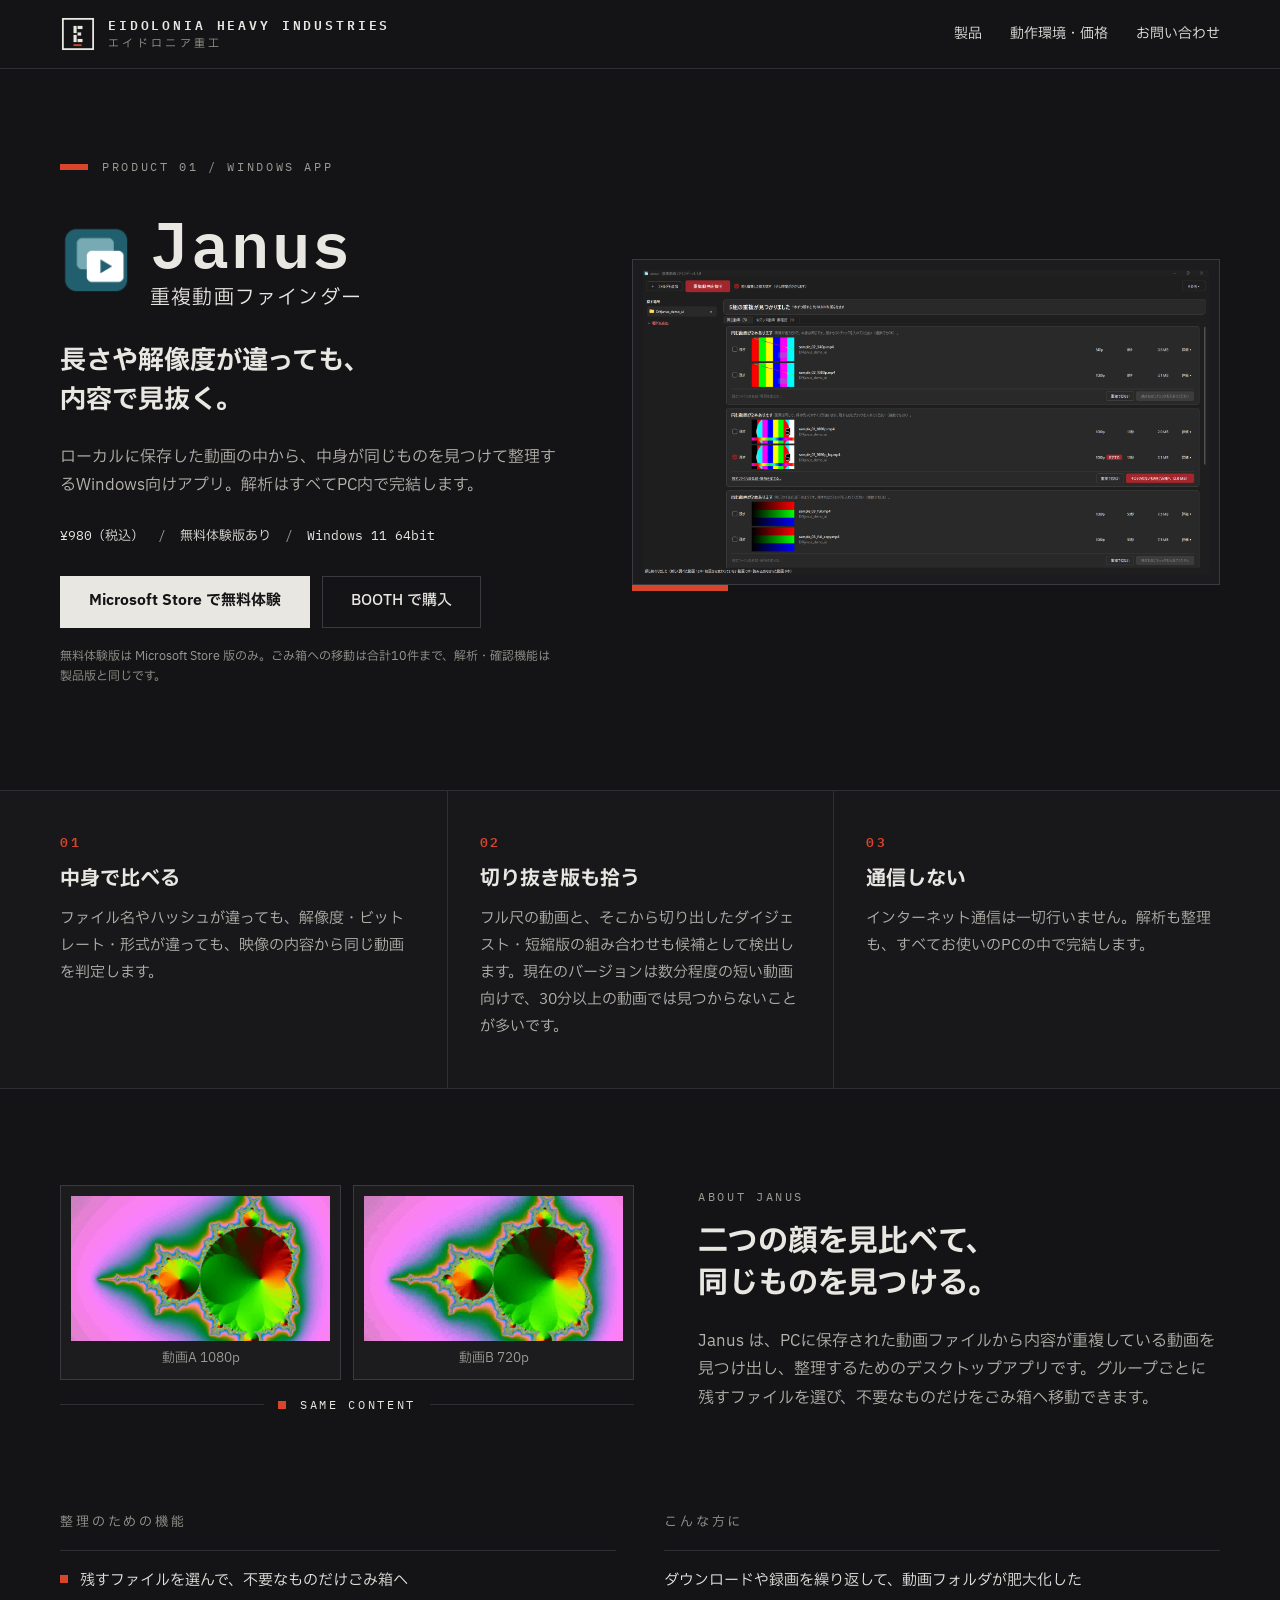
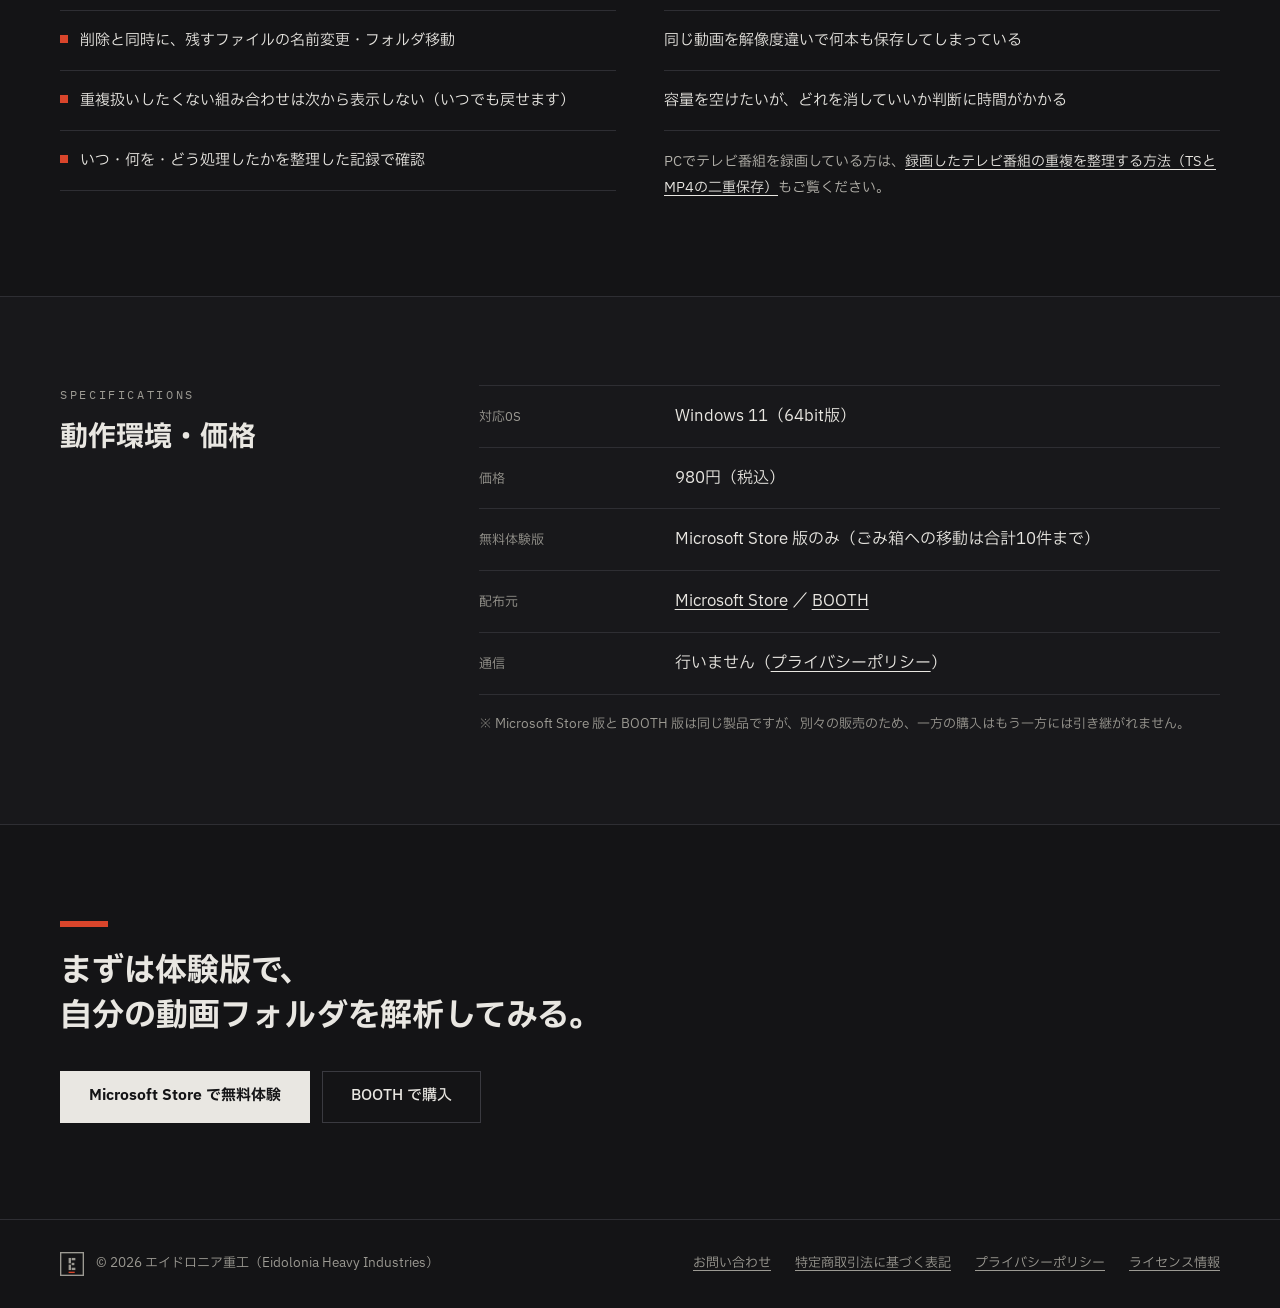
<file: index.html>
<!DOCTYPE html>
<html lang="ja">
<head>
<meta charset="UTF-8">
<meta name="viewport" content="width=device-width, initial-scale=1.0">
<title>Janus - 重複動画ファインダー | エイドロニア重工</title>
<meta name="description" content="長さや解像度が違っても内容ベースで重複動画を見つけ出し、整理するWindows向けデスクトップアプリ「Janus - 重複動画ファインダー」。Microsoft Store・BOOTHで販売中。">
<link rel="icon" href="favicon.ico" sizes="any">
<link rel="icon" href="favicon.svg" type="image/svg+xml">
<link rel="apple-touch-icon" href="apple-touch-icon.png">
<meta property="og:type" content="website">
<meta property="og:site_name" content="エイドロニア重工">
<meta property="og:title" content="Janus - 重複動画ファインダー | エイドロニア重工">
<meta property="og:description" content="長さや解像度が違っても内容ベースで重複動画を見つけ出し、整理するWindows向けデスクトップアプリ「Janus - 重複動画ファインダー」。Microsoft Store・BOOTHで販売中。">
<meta property="og:url" content="https://eidolonia-hi.github.io/">
<meta property="og:image" content="https://eidolonia-hi.github.io/assets/ogp_1200x630.png">
<meta name="twitter:card" content="summary_large_image">
<link rel="preconnect" href="https://fonts.googleapis.com">
<link rel="preconnect" href="https://fonts.gstatic.com" crossorigin>
<link rel="stylesheet" href="https://fonts.googleapis.com/css2?family=IBM+Plex+Mono:wght@400;600&family=IBM+Plex+Sans+JP:wght@400;500;700&display=swap">
<link rel="stylesheet" href="assets/style.css">
</head>
<body>

<header class="site-header">
  <div class="wrap header-inner">
    <a class="brand" href="index.html">
      <img src="assets/e_light.svg" width="36" height="36" alt="">
      <span class="brand-text">
        <span class="brand-en">EIDOLONIA HEAVY INDUSTRIES</span>
        <span class="brand-ja">エイドロニア重工</span>
      </span>
    </a>
    <nav class="site-nav" aria-label="メインメニュー">
      <a href="#product">製品</a>
      <a href="#spec">動作環境・価格</a>
      <a href="contact.html">お問い合わせ</a>
    </nav>
  </div>
</header>

<main>

  <section class="hero" id="product">
    <div class="wrap hero-inner">
      <div>
        <div class="label-row">
          <span class="bar bar-28"></span>
          <p class="label">PRODUCT 01 / WINDOWS APP</p>
        </div>
        <div class="product-name">
          <img class="product-icon" src="assets/logo.png" width="72" height="72" alt="Janus - 重複動画ファインダー アイコン">
          <div>
            <h1>Janus</h1>
            <p class="product-sub">重複動画ファインダー</p>
          </div>
        </div>
        <p class="catch">長さや解像度が違っても、<br>内容で見抜く。</p>
        <p class="lede">ローカルに保存した動画の中から、中身が同じものを見つけて整理するWindows向けアプリ。解析はすべてPC内で完結します。</p>
        <p class="facts">
          <span>¥980（税込）</span><span class="sep">/</span><span>無料体験版あり</span><span class="sep">/</span><span>Windows 11 64bit</span>
        </p>
        <div class="btn-row">
          <a class="btn" href="https://apps.microsoft.com/detail/9PHZ2T339R2P" target="_blank" rel="noopener">Microsoft Store で無料体験</a>
          <a class="btn btn-secondary" href="https://eidolonia-hi.booth.pm/items/8967915" target="_blank" rel="noopener">BOOTH で購入</a>
        </div>
        <p class="fine-print">無料体験版は Microsoft Store 版のみ。ごみ箱への移動は合計10件まで、解析・確認機能は製品版と同じです。</p>
      </div>
      <figure class="frame">
        <img src="assets/screenshot_main.png" width="1920" height="1032" alt="Janus のメイン画面。解像度や保存形式が違う同じ動画が2本ずつグループにまとめられ、残すファイルをチェックで選べる">
        <span class="frame-bar"></span>
      </figure>
    </div>
  </section>

  <section class="band" aria-label="Janus の強み">
    <div class="wrap strengths">
      <div class="strength">
        <p class="strength-no">01</p>
        <h2>中身で比べる</h2>
        <p>ファイル名やハッシュが違っても、解像度・ビットレート・形式が違っても、映像の内容から同じ動画を判定します。</p>
      </div>
      <div class="strength">
        <p class="strength-no">02</p>
        <h2>切り抜き版も拾う</h2>
        <p>フル尺の動画と、そこから切り出したダイジェスト・短縮版の組み合わせも候補として検出します。現在のバージョンは数分程度の短い動画向けで、30分以上の動画では見つからないことが多いです。</p>
      </div>
      <div class="strength">
        <p class="strength-no">03</p>
        <h2>通信しない</h2>
        <p>インターネット通信は一切行いません。解析も整理も、すべてお使いのPCの中で完結します。</p>
      </div>
    </div>
  </section>

  <section class="wrap about">
    <div>
      <div class="compare-frames">
        <figure class="frame">
          <img src="assets/compare_1080p.png" width="640" height="360" alt="解像度1080pのサンプル動画の同じ場面">
          <figcaption>動画A 1080p</figcaption>
        </figure>
        <figure class="frame">
          <img src="assets/compare_720p.png" width="640" height="360" alt="解像度720pのサンプル動画の同じ場面">
          <figcaption>動画B 720p</figcaption>
        </figure>
      </div>
      <div class="same-content"><span class="square"></span><span>SAME CONTENT</span></div>
    </div>
    <div class="about-text">
      <p class="label">ABOUT JANUS</p>
      <h2>二つの顔を見比べて、<br>同じものを見つける。</h2>
      <p>Janus は、PCに保存された動画ファイルから内容が重複している動画を見つけ出し、整理するためのデスクトップアプリです。グループごとに残すファイルを選び、不要なものだけをごみ箱へ移動できます。</p>
    </div>
  </section>

  <section class="wrap lists" aria-label="機能とおすすめ">
    <div>
      <h2 class="list-heading">整理のための機能</h2>
      <ul class="rule-list">
        <li><span class="square"></span><span>残すファイルを選んで、不要なものだけごみ箱へ</span></li>
        <li><span class="square"></span><span>削除と同時に、残すファイルの名前変更・フォルダ移動</span></li>
        <li><span class="square"></span><span>重複扱いしたくない組み合わせは次から表示しない（いつでも戻せます）</span></li>
        <li><span class="square"></span><span>いつ・何を・どう処理したかを整理した記録で確認</span></li>
      </ul>
    </div>
    <div>
      <h2 class="list-heading">こんな方に</h2>
      <ul class="rule-list">
        <li>ダウンロードや録画を繰り返して、動画フォルダが肥大化した</li>
        <li>同じ動画を解像度違いで何本も保存してしまっている</li>
        <li>容量を空けたいが、どれを消していいか判断に時間がかかる</li>
      </ul>
      <p class="list-note">PCでテレビ番組を録画している方は、<a href="tv-recording.html">録画したテレビ番組の重複を整理する方法（TSとMP4の二重保存）</a>もご覧ください。</p>
    </div>
  </section>

  <section class="band" id="spec">
    <div class="wrap spec-inner">
      <div>
        <p class="label">SPECIFICATIONS</p>
        <h2>動作環境・価格</h2>
      </div>
      <div>
        <dl class="spec-list">
          <div class="spec-row"><dt>対応OS</dt><dd>Windows 11（64bit版）</dd></div>
          <div class="spec-row"><dt>価格</dt><dd>980円（税込）</dd></div>
          <div class="spec-row"><dt>無料体験版</dt><dd>Microsoft Store 版のみ（ごみ箱への移動は合計10件まで）</dd></div>
          <div class="spec-row"><dt>配布元</dt><dd><a href="https://apps.microsoft.com/detail/9PHZ2T339R2P" target="_blank" rel="noopener">Microsoft Store</a> ／ <a href="https://eidolonia-hi.booth.pm/items/8967915" target="_blank" rel="noopener">BOOTH</a></dd></div>
          <div class="spec-row"><dt>通信</dt><dd>行いません（<a href="privacy.html">プライバシーポリシー</a>）</dd></div>
        </dl>
        <p class="spec-note">※ Microsoft Store 版と BOOTH 版は同じ製品ですが、別々の販売のため、一方の購入はもう一方には引き継がれません。</p>
      </div>
    </div>
  </section>

  <section class="wrap closing">
    <span class="bar bar-48"></span>
    <h2>まずは体験版で、<br>自分の動画フォルダを解析してみる。</h2>
    <div class="btn-row">
      <a class="btn" href="https://apps.microsoft.com/detail/9PHZ2T339R2P" target="_blank" rel="noopener">Microsoft Store で無料体験</a>
      <a class="btn btn-secondary" href="https://eidolonia-hi.booth.pm/items/8967915" target="_blank" rel="noopener">BOOTH で購入</a>
    </div>
  </section>

</main>

<footer class="site-footer">
  <div class="wrap footer-inner">
    <div class="footer-brand">
      <svg width="24" height="24" viewBox="5.5 5.5 89 89" aria-hidden="true"><rect x="8" y="8" width="84" height="84" fill="none" stroke="#9C9A93" stroke-width="5"/><g fill="#9C9A93"><rect x="37.5" y="27.5" width="8.75" height="20"/><rect x="37.5" y="52.5" width="8.75" height="20"/><rect x="48.75" y="27.5" width="13.75" height="8.75"/><rect x="48.75" y="45.625" width="10" height="8.75"/><rect x="48.75" y="63.75" width="13.75" height="8.75"/></g><rect x="37.5" y="78.5" width="22.5" height="5" fill="#D9452B"/></svg>
      <p>&copy; 2026 エイドロニア重工（Eidolonia Heavy Industries）</p>
    </div>
    <nav class="footer-nav" aria-label="サイト情報">
      <a href="contact.html">お問い合わせ</a>
      <a href="tokushoho.html">特定商取引法に基づく表記</a>
      <a href="privacy.html">プライバシーポリシー</a>
      <a href="license.html">ライセンス情報</a>
    </nav>
  </div>
</footer>

</body>
</html>
</file>
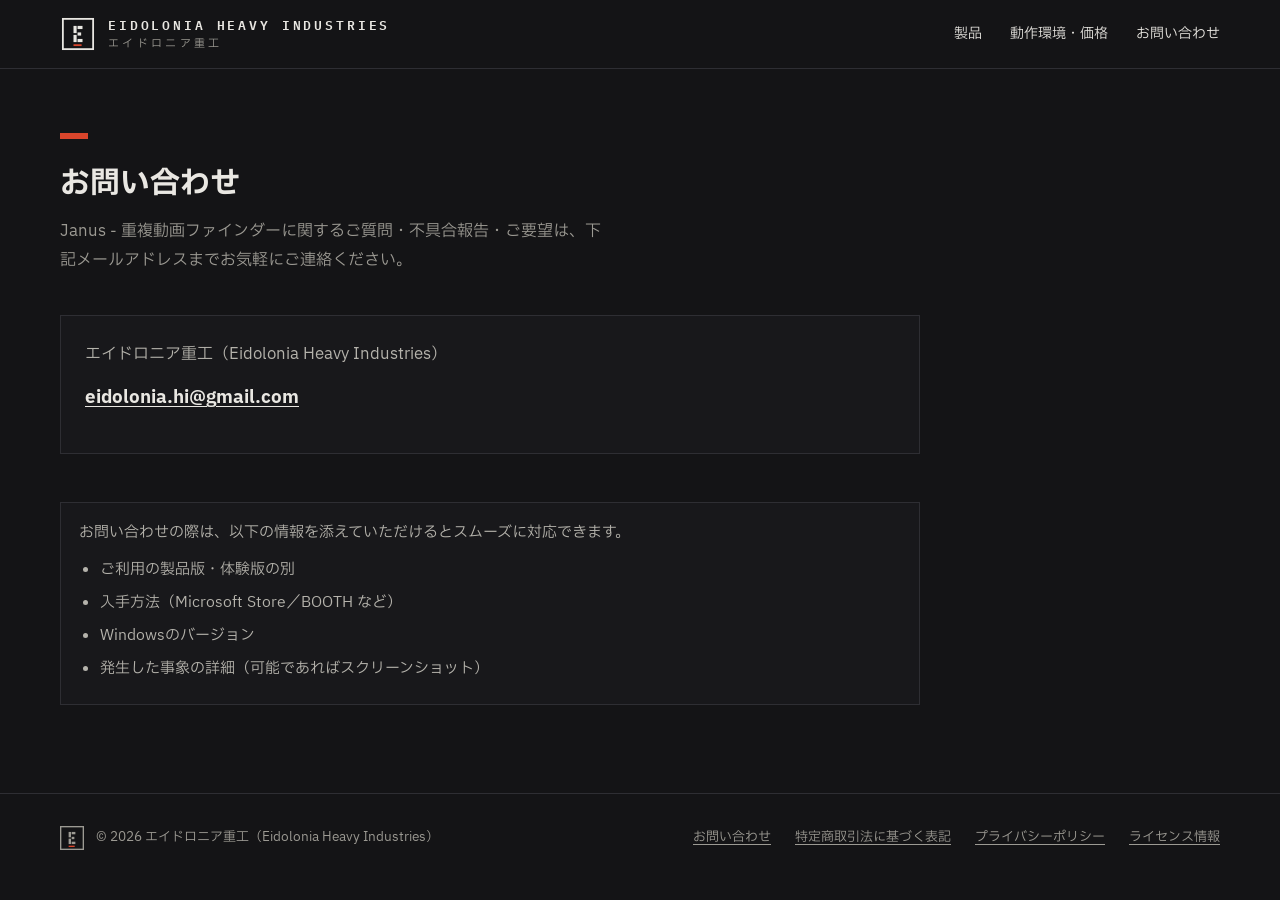
<file: contact.html>
<!DOCTYPE html>
<html lang="ja">
<head>
<meta charset="UTF-8">
<meta name="viewport" content="width=device-width, initial-scale=1.0">
<title>お問い合わせ | エイドロニア重工</title>
<link rel="icon" href="favicon.ico" sizes="any">
<link rel="icon" href="favicon.svg" type="image/svg+xml">
<link rel="apple-touch-icon" href="apple-touch-icon.png">
<meta property="og:type" content="website">
<meta property="og:site_name" content="エイドロニア重工">
<meta property="og:title" content="お問い合わせ | エイドロニア重工">
<meta property="og:url" content="https://eidolonia-hi.github.io/contact.html">
<meta property="og:image" content="https://eidolonia-hi.github.io/assets/ogp_1200x630.png">
<meta name="twitter:card" content="summary_large_image">
<link rel="preconnect" href="https://fonts.googleapis.com">
<link rel="preconnect" href="https://fonts.gstatic.com" crossorigin>
<link rel="stylesheet" href="https://fonts.googleapis.com/css2?family=IBM+Plex+Mono:wght@400;600&family=IBM+Plex+Sans+JP:wght@400;500;700&display=swap">
<link rel="stylesheet" href="assets/style.css">
</head>
<body>

<header class="site-header">
  <div class="wrap header-inner">
    <a class="brand" href="index.html">
      <img src="assets/e_light.svg" width="36" height="36" alt="">
      <span class="brand-text">
        <span class="brand-en">EIDOLONIA HEAVY INDUSTRIES</span>
        <span class="brand-ja">エイドロニア重工</span>
      </span>
    </a>
    <nav class="site-nav" aria-label="メインメニュー">
      <a href="index.html#product">製品</a>
      <a href="index.html#spec">動作環境・価格</a>
      <a href="contact.html">お問い合わせ</a>
    </nav>
  </div>
</header>

<main class="wrap doc">
  <h1 class="page-title">お問い合わせ</h1>
  <p class="page-lede">Janus - 重複動画ファインダーに関するご質問・不具合報告・ご要望は、下記メールアドレスまでお気軽にご連絡ください。</p>

  <section class="card">
    <p>エイドロニア重工（Eidolonia Heavy Industries）</p>
    <p class="email-link"><a href="mailto:eidolonia.hi@gmail.com">eidolonia.hi@gmail.com</a></p>
  </section>

  <section>
    <div class="notice">
      お問い合わせの際は、以下の情報を添えていただけるとスムーズに対応できます。
      <ul style="margin-top:10px; margin-bottom:0;">
        <li>ご利用の製品版・体験版の別</li>
        <li>入手方法（Microsoft Store／BOOTH など）</li>
        <li>Windowsのバージョン</li>
        <li>発生した事象の詳細（可能であればスクリーンショット）</li>
      </ul>
    </div>
  </section>
</main>

<footer class="site-footer">
  <div class="wrap footer-inner">
    <div class="footer-brand">
      <svg width="24" height="24" viewBox="5.5 5.5 89 89" aria-hidden="true"><rect x="8" y="8" width="84" height="84" fill="none" stroke="#9C9A93" stroke-width="5"/><g fill="#9C9A93"><rect x="37.5" y="27.5" width="8.75" height="20"/><rect x="37.5" y="52.5" width="8.75" height="20"/><rect x="48.75" y="27.5" width="13.75" height="8.75"/><rect x="48.75" y="45.625" width="10" height="8.75"/><rect x="48.75" y="63.75" width="13.75" height="8.75"/></g><rect x="37.5" y="78.5" width="22.5" height="5" fill="#D9452B"/></svg>
      <p>&copy; 2026 エイドロニア重工（Eidolonia Heavy Industries）</p>
    </div>
    <nav class="footer-nav" aria-label="サイト情報">
      <a href="contact.html">お問い合わせ</a>
      <a href="tokushoho.html">特定商取引法に基づく表記</a>
      <a href="privacy.html">プライバシーポリシー</a>
      <a href="license.html">ライセンス情報</a>
    </nav>
  </div>
</footer>

</body>
</html>
</file>
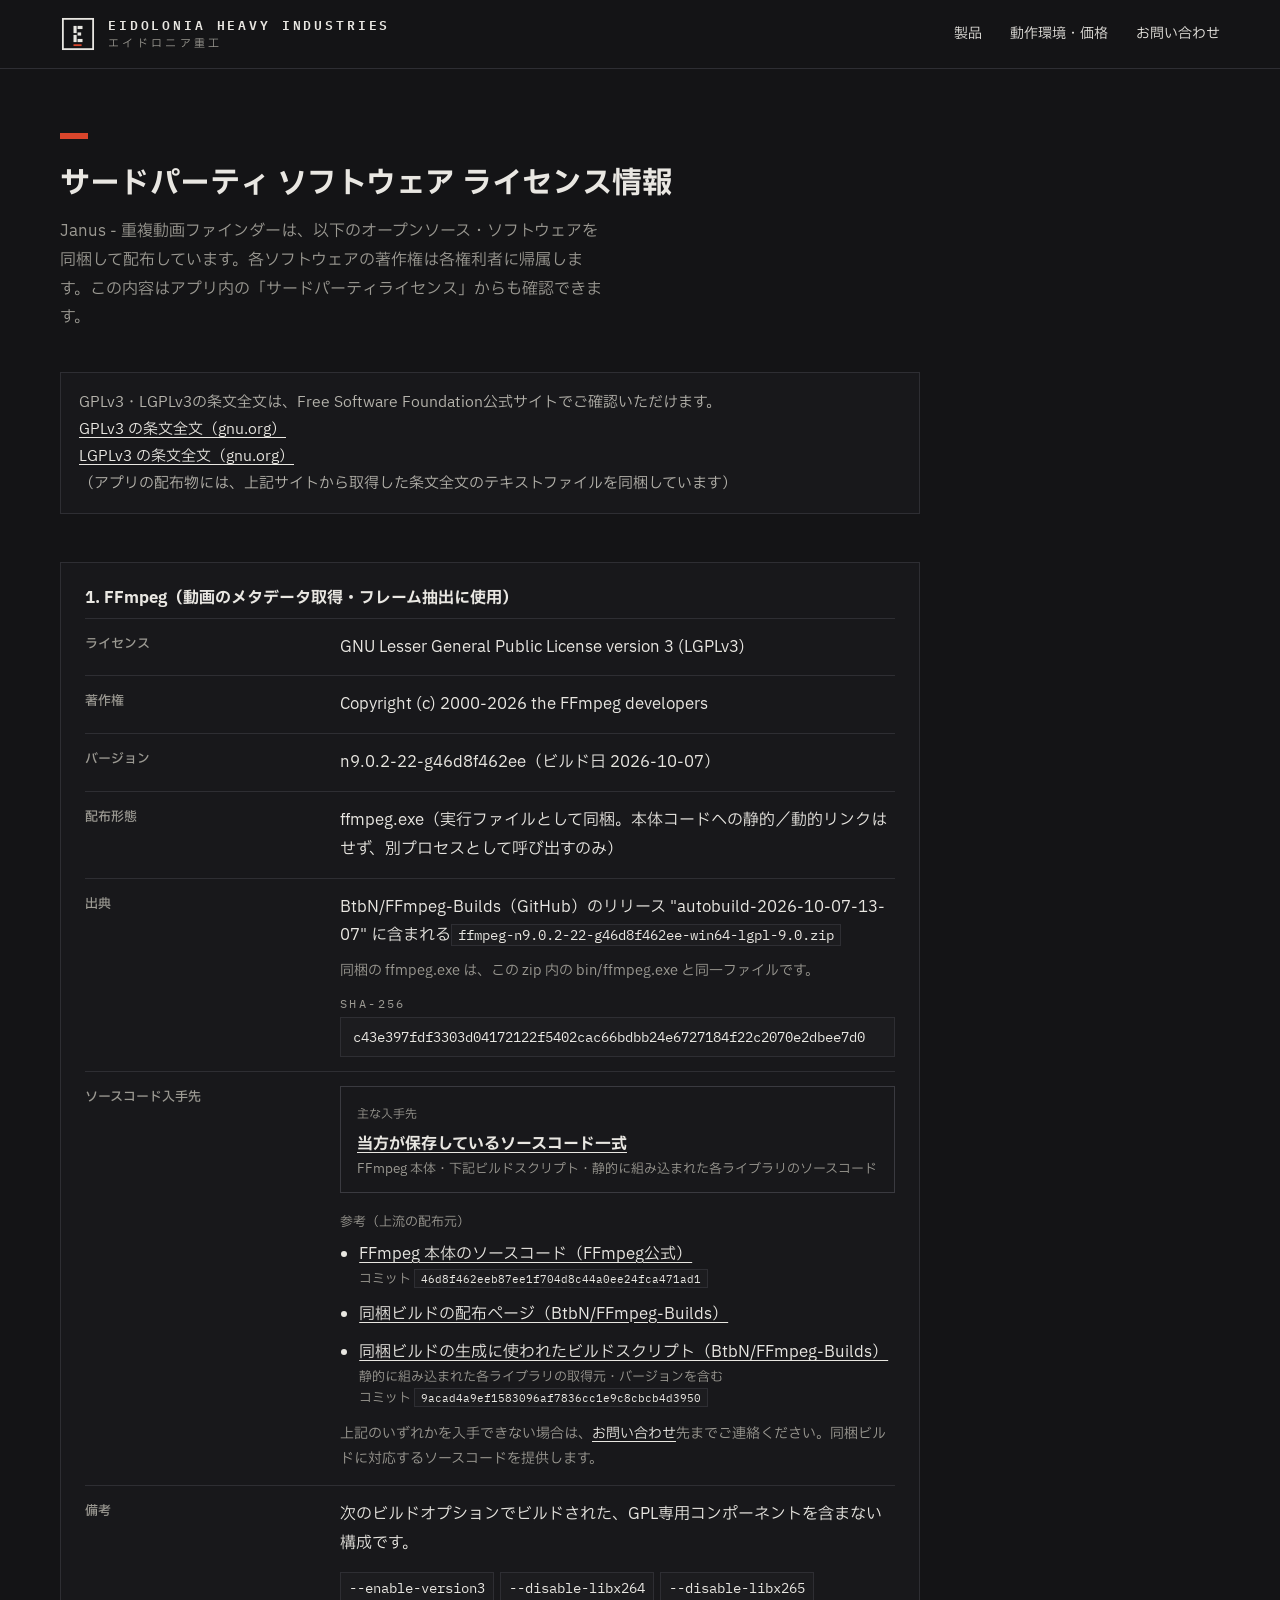
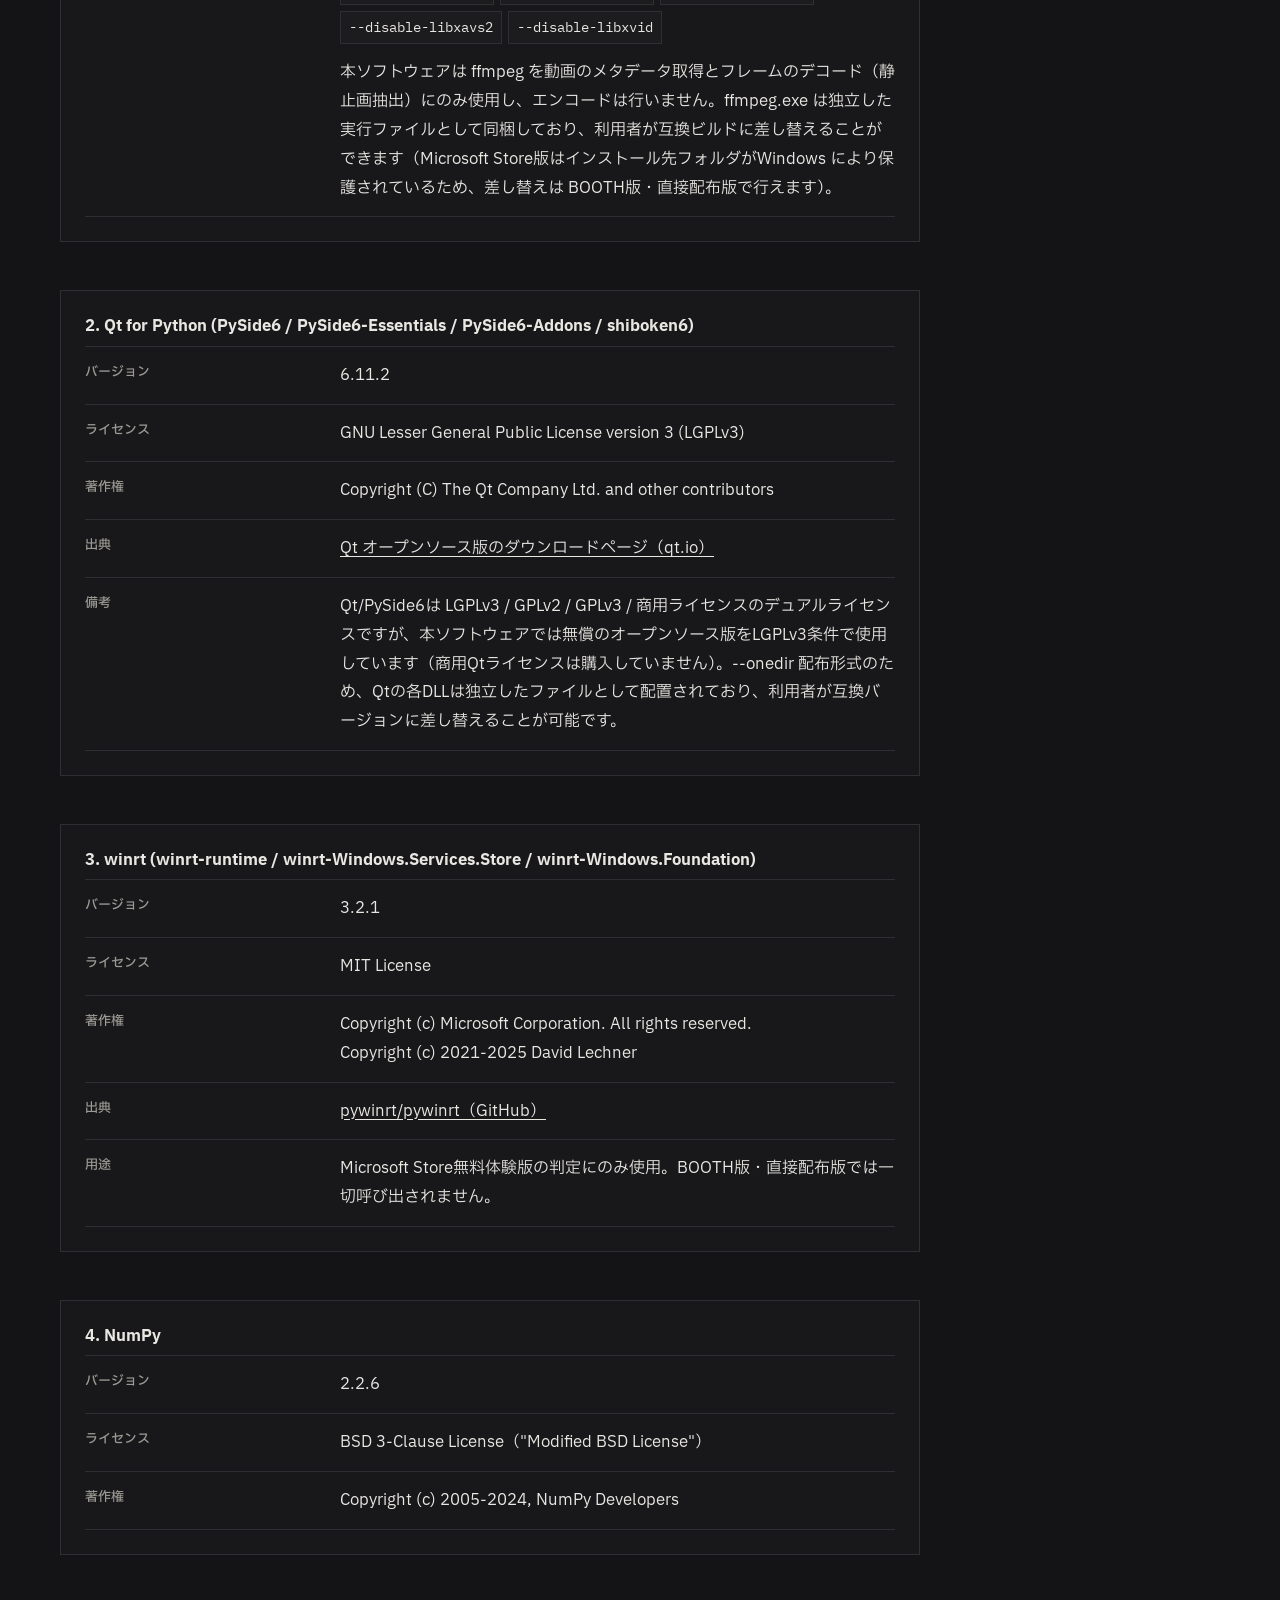
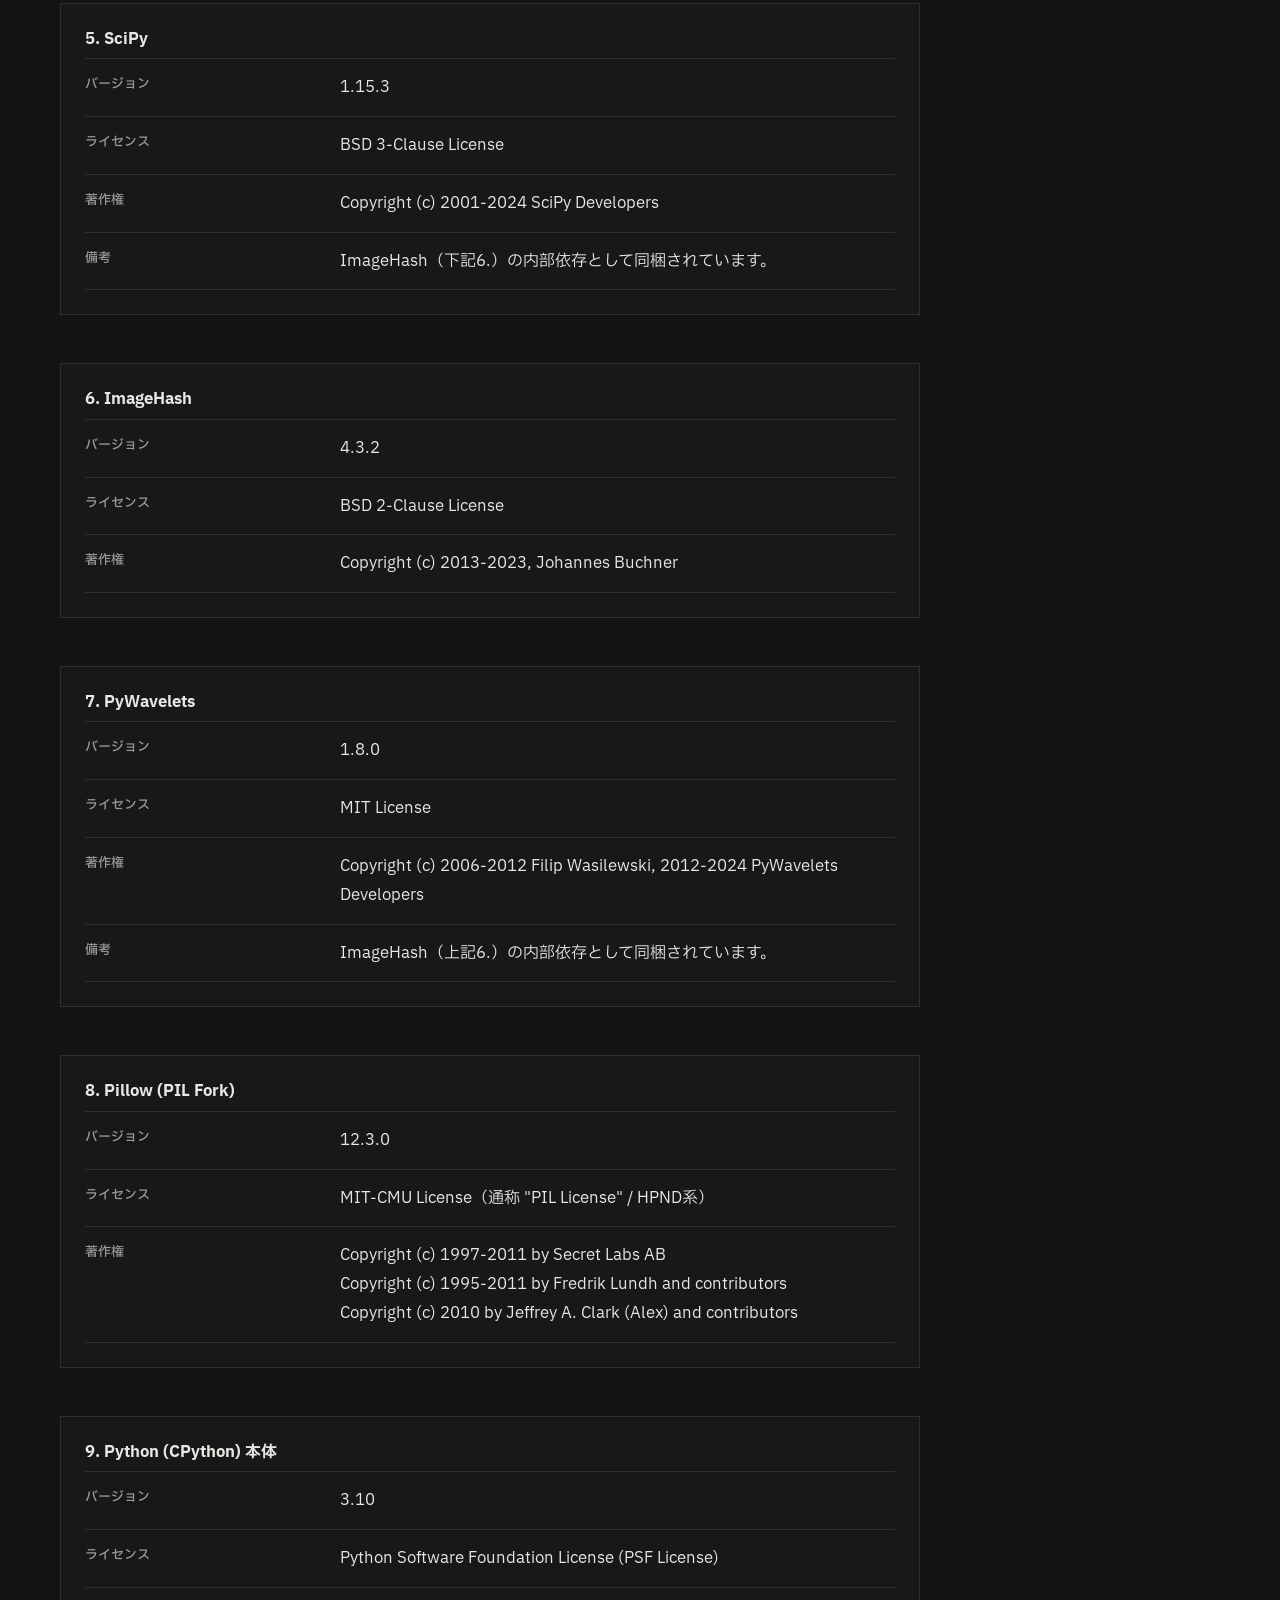
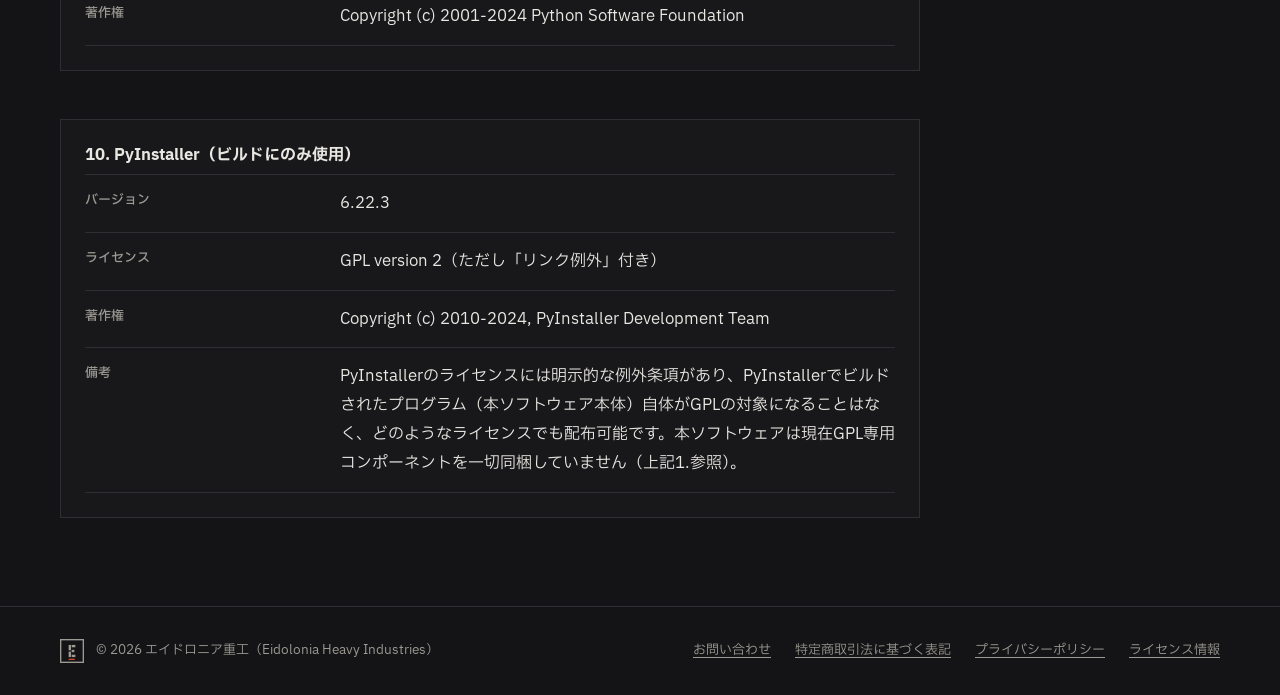
<file: license.html>
<!DOCTYPE html>
<html lang="ja">
<head>
<meta charset="UTF-8">
<meta name="viewport" content="width=device-width, initial-scale=1.0">
<title>ライセンス情報 | エイドロニア重工</title>
<link rel="icon" href="favicon.ico" sizes="any">
<link rel="icon" href="favicon.svg" type="image/svg+xml">
<link rel="apple-touch-icon" href="apple-touch-icon.png">
<meta property="og:type" content="website">
<meta property="og:site_name" content="エイドロニア重工">
<meta property="og:title" content="ライセンス情報 | エイドロニア重工">
<meta property="og:url" content="https://eidolonia-hi.github.io/license.html">
<meta property="og:image" content="https://eidolonia-hi.github.io/assets/ogp_1200x630.png">
<meta name="twitter:card" content="summary_large_image">
<link rel="preconnect" href="https://fonts.googleapis.com">
<link rel="preconnect" href="https://fonts.gstatic.com" crossorigin>
<link rel="stylesheet" href="https://fonts.googleapis.com/css2?family=IBM+Plex+Mono:wght@400;600&family=IBM+Plex+Sans+JP:wght@400;500;700&display=swap">
<link rel="stylesheet" href="assets/style.css">
</head>
<body>

<header class="site-header">
  <div class="wrap header-inner">
    <a class="brand" href="index.html">
      <img src="assets/e_light.svg" width="36" height="36" alt="">
      <span class="brand-text">
        <span class="brand-en">EIDOLONIA HEAVY INDUSTRIES</span>
        <span class="brand-ja">エイドロニア重工</span>
      </span>
    </a>
    <nav class="site-nav" aria-label="メインメニュー">
      <a href="index.html#product">製品</a>
      <a href="index.html#spec">動作環境・価格</a>
      <a href="contact.html">お問い合わせ</a>
    </nav>
  </div>
</header>

<main class="wrap doc">
  <h1 class="page-title">サードパーティ ソフトウェア ライセンス情報</h1>
  <p class="page-lede">Janus - 重複動画ファインダーは、以下のオープンソース・ソフトウェアを同梱して配布しています。各ソフトウェアの著作権は各権利者に帰属します。この内容はアプリ内の「サードパーティライセンス」からも確認できます。</p>

  <section class="notice">
    GPLv3・LGPLv3の条文全文は、Free Software Foundation公式サイトでご確認いただけます。<br>
    <a href="https://www.gnu.org/licenses/gpl-3.0.txt" target="_blank" rel="noopener">GPLv3 の条文全文（gnu.org）</a><br>
    <a href="https://www.gnu.org/licenses/lgpl-3.0.txt" target="_blank" rel="noopener">LGPLv3 の条文全文（gnu.org）</a><br>
    （アプリの配布物には、上記サイトから取得した条文全文のテキストファイルを同梱しています）
  </section>

  <section class="card">
    <h3 style="margin-top:0;">1. FFmpeg（動画のメタデータ取得・フレーム抽出に使用）</h3>
    <table class="spec-table">
      <tr><th>ライセンス</th><td>GNU Lesser General Public License version 3 (LGPLv3)</td></tr>
      <tr><th>著作権</th><td>Copyright (c) 2000-2026 the FFmpeg developers</td></tr>
      <tr><th>バージョン</th><td>n9.0.2-22-g46d8f462ee（ビルド日 2026-10-07）</td></tr>
      <tr><th>配布形態</th><td>ffmpeg.exe（実行ファイルとして同梱。本体コードへの静的／動的リンクはせず、別プロセスとして呼び出すのみ）</td></tr>
      <tr><th>出典</th><td>
        BtbN/FFmpeg-Builds（GitHub）のリリース "autobuild-2026-10-07-13-07" に含まれる<code class="filename">ffmpeg-n9.0.2-22-g46d8f462ee-win64-lgpl-9.0.zip</code>
        <p class="sub-note">同梱の ffmpeg.exe は、この zip 内の bin/ffmpeg.exe と同一ファイルです。</p>
        <div class="hash-row">
          <span class="hash-label">SHA-256</span><code class="hash">c43e397fdf3303d04172122f5402cac66bdbb24e6727184f22c2070e2dbee7d0</code>
        </div>
      </td></tr>
      <tr><th>ソースコード入手先</th><td>
        <div class="source-primary">
          <span class="label-badge">主な入手先</span><a class="source-link" href="https://github.com/eidolonia-hi/ffmpeg-lgpl-source/releases/tag/n9.0.2-22-g46d8f462ee" target="_blank" rel="noopener">当方が保存しているソースコード一式</a><span class="source-desc">FFmpeg 本体・下記ビルドスクリプト・静的に組み込まれた各ライブラリのソースコード</span>
        </div>
        <p class="source-heading">参考（上流の配布元）</p>
        <ul class="source-list">
          <li>
            <a href="https://github.com/FFmpeg/FFmpeg/tree/46d8f462eeb87ee1f704d8c44a0ee24fca471ad1" target="_blank" rel="noopener">FFmpeg 本体のソースコード（FFmpeg公式）</a><span class="source-meta">コミット <code class="hash-inline">46d8f462eeb87ee1f704d8c44a0ee24fca471ad1</code></span>
          </li>
          <li>
            <a href="https://github.com/BtbN/FFmpeg-Builds/releases/tag/autobuild-2026-10-07-13-07" target="_blank" rel="noopener">同梱ビルドの配布ページ（BtbN/FFmpeg-Builds）</a>
          </li>
          <li>
            <a href="https://github.com/BtbN/FFmpeg-Builds/tree/9acad4a9ef1583096af7836cc1e9c8cbcb4d3950" target="_blank" rel="noopener">同梱ビルドの生成に使われたビルドスクリプト（BtbN/FFmpeg-Builds）</a><span class="source-desc">静的に組み込まれた各ライブラリの取得元・バージョンを含む</span><span class="source-meta">コミット <code class="hash-inline">9acad4a9ef1583096af7836cc1e9c8cbcb4d3950</code></span>
          </li>
        </ul>
        <p class="sub-note">上記のいずれかを入手できない場合は、<a href="contact.html">お問い合わせ</a>先までご連絡ください。同梱ビルドに対応するソースコードを提供します。</p>
      </td></tr>
      <tr><th>備考</th><td>
        <p>次のビルドオプションでビルドされた、GPL専用コンポーネントを含まない構成です。</p>
        <div class="option-list">
          <code>--enable-version3</code><code>--disable-libx264</code><code>--disable-libx265</code><code>--disable-libxavs2</code><code>--disable-libxvid</code>
        </div>
        <p>本ソフトウェアは ffmpeg を動画のメタデータ取得とフレームのデコード（静止画抽出）にのみ使用し、エンコードは行いません。ffmpeg.exe は独立した実行ファイルとして同梱しており、利用者が互換ビルドに差し替えることができます（Microsoft Store版はインストール先フォルダがWindows により保護されているため、差し替えは BOOTH版・直接配布版で行えます）。</p>
      </td></tr>
    </table>
  </section>

  <section class="card">
    <h3 style="margin-top:0;">2. Qt for Python (PySide6 / PySide6-Essentials / PySide6-Addons / shiboken6)</h3>
    <table class="spec-table">
      <tr><th>バージョン</th><td>6.11.2</td></tr>
      <tr><th>ライセンス</th><td>GNU Lesser General Public License version 3 (LGPLv3)</td></tr>
      <tr><th>著作権</th><td>Copyright (C) The Qt Company Ltd. and other contributors</td></tr>
      <tr><th>出典</th><td><a href="https://www.qt.io/download-open-source" target="_blank" rel="noopener">Qt オープンソース版のダウンロードページ（qt.io）</a></td></tr>
      <tr><th>備考</th><td>
        Qt/PySide6は LGPLv3 / GPLv2 / GPLv3 / 商用ライセンスのデュアルライセンスですが、本ソフトウェアでは無償のオープンソース版をLGPLv3条件で使用しています（商用Qtライセンスは購入していません）。--onedir 配布形式のため、Qtの各DLLは独立したファイルとして配置されており、利用者が互換バージョンに差し替えることが可能です。</td></tr>
    </table>
  </section>

  <section class="card">
    <h3 style="margin-top:0;">3. winrt (winrt-runtime / winrt-Windows.Services.Store / winrt-Windows.Foundation)</h3>
    <table class="spec-table">
      <tr><th>バージョン</th><td>3.2.1</td></tr>
      <tr><th>ライセンス</th><td>MIT License</td></tr>
      <tr><th>著作権</th><td>Copyright (c) Microsoft Corporation. All rights reserved.<br>Copyright (c) 2021-2025 David Lechner</td></tr>
      <tr><th>出典</th><td><a href="https://github.com/pywinrt/pywinrt" target="_blank" rel="noopener">pywinrt/pywinrt（GitHub）</a></td></tr>
      <tr><th>用途</th><td>Microsoft Store無料体験版の判定にのみ使用。BOOTH版・直接配布版では一切呼び出されません。</td></tr>
    </table>
  </section>

  <section class="card">
    <h3 style="margin-top:0;">4. NumPy</h3>
    <table class="spec-table">
      <tr><th>バージョン</th><td>2.2.6</td></tr>
      <tr><th>ライセンス</th><td>BSD 3-Clause License（"Modified BSD License"）</td></tr>
      <tr><th>著作権</th><td>Copyright (c) 2005-2024, NumPy Developers</td></tr>
    </table>
  </section>

  <section class="card">
    <h3 style="margin-top:0;">5. SciPy</h3>
    <table class="spec-table">
      <tr><th>バージョン</th><td>1.15.3</td></tr>
      <tr><th>ライセンス</th><td>BSD 3-Clause License</td></tr>
      <tr><th>著作権</th><td>Copyright (c) 2001-2024 SciPy Developers</td></tr>
      <tr><th>備考</th><td>ImageHash（下記6.）の内部依存として同梱されています。</td></tr>
    </table>
  </section>

  <section class="card">
    <h3 style="margin-top:0;">6. ImageHash</h3>
    <table class="spec-table">
      <tr><th>バージョン</th><td>4.3.2</td></tr>
      <tr><th>ライセンス</th><td>BSD 2-Clause License</td></tr>
      <tr><th>著作権</th><td>Copyright (c) 2013-2023, Johannes Buchner</td></tr>
    </table>
  </section>

  <section class="card">
    <h3 style="margin-top:0;">7. PyWavelets</h3>
    <table class="spec-table">
      <tr><th>バージョン</th><td>1.8.0</td></tr>
      <tr><th>ライセンス</th><td>MIT License</td></tr>
      <tr><th>著作権</th><td>Copyright (c) 2006-2012 Filip Wasilewski, 2012-2024 PyWavelets Developers</td></tr>
      <tr><th>備考</th><td>ImageHash（上記6.）の内部依存として同梱されています。</td></tr>
    </table>
  </section>

  <section class="card">
    <h3 style="margin-top:0;">8. Pillow (PIL Fork)</h3>
    <table class="spec-table">
      <tr><th>バージョン</th><td>12.3.0</td></tr>
      <tr><th>ライセンス</th><td>MIT-CMU License（通称 "PIL License" / HPND系）</td></tr>
      <tr><th>著作権</th><td>
        Copyright (c) 1997-2011 by Secret Labs AB<br>
        Copyright (c) 1995-2011 by Fredrik Lundh and contributors<br>
        Copyright (c) 2010 by Jeffrey A. Clark (Alex) and contributors</td></tr>
    </table>
  </section>

  <section class="card">
    <h3 style="margin-top:0;">9. Python (CPython) 本体</h3>
    <table class="spec-table">
      <tr><th>バージョン</th><td>3.10</td></tr>
      <tr><th>ライセンス</th><td>Python Software Foundation License (PSF License)</td></tr>
      <tr><th>著作権</th><td>Copyright (c) 2001-2024 Python Software Foundation</td></tr>
    </table>
  </section>

  <section class="card">
    <h3 style="margin-top:0;">10. PyInstaller（ビルドにのみ使用）</h3>
    <table class="spec-table">
      <tr><th>バージョン</th><td>6.22.3</td></tr>
      <tr><th>ライセンス</th><td>GPL version 2（ただし「リンク例外」付き）</td></tr>
      <tr><th>著作権</th><td>Copyright (c) 2010-2024, PyInstaller Development Team</td></tr>
      <tr><th>備考</th><td>
        PyInstallerのライセンスには明示的な例外条項があり、PyInstallerでビルドされたプログラム（本ソフトウェア本体）自体がGPLの対象になることはなく、どのようなライセンスでも配布可能です。本ソフトウェアは現在GPL専用コンポーネントを一切同梱していません（上記1.参照）。</td></tr>
    </table>
  </section>
</main>

<footer class="site-footer">
  <div class="wrap footer-inner">
    <div class="footer-brand">
      <svg width="24" height="24" viewBox="5.5 5.5 89 89" aria-hidden="true"><rect x="8" y="8" width="84" height="84" fill="none" stroke="#9C9A93" stroke-width="5"/><g fill="#9C9A93"><rect x="37.5" y="27.5" width="8.75" height="20"/><rect x="37.5" y="52.5" width="8.75" height="20"/><rect x="48.75" y="27.5" width="13.75" height="8.75"/><rect x="48.75" y="45.625" width="10" height="8.75"/><rect x="48.75" y="63.75" width="13.75" height="8.75"/></g><rect x="37.5" y="78.5" width="22.5" height="5" fill="#D9452B"/></svg>
      <p>&copy; 2026 エイドロニア重工（Eidolonia Heavy Industries）</p>
    </div>
    <nav class="footer-nav" aria-label="サイト情報">
      <a href="contact.html">お問い合わせ</a>
      <a href="tokushoho.html">特定商取引法に基づく表記</a>
      <a href="privacy.html">プライバシーポリシー</a>
      <a href="license.html">ライセンス情報</a>
    </nav>
  </div>
</footer>

</body>
</html>
</file>
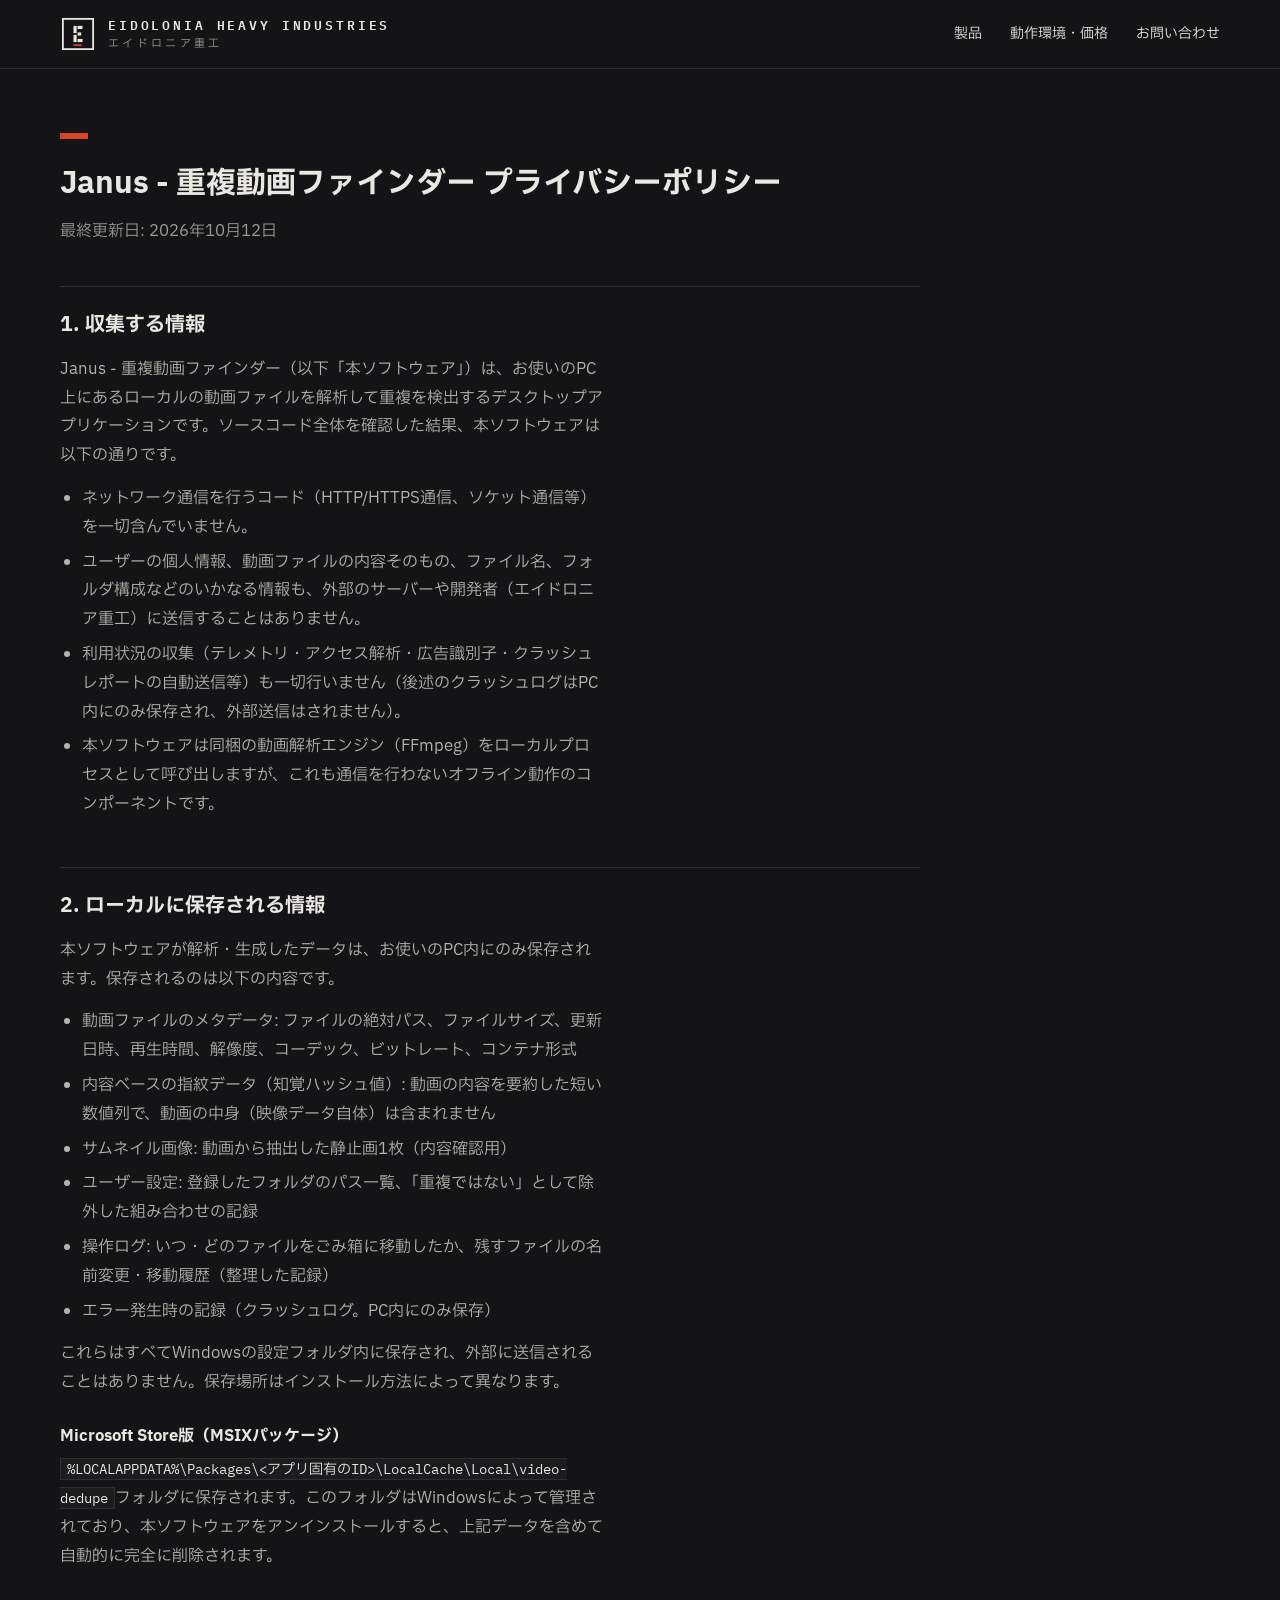
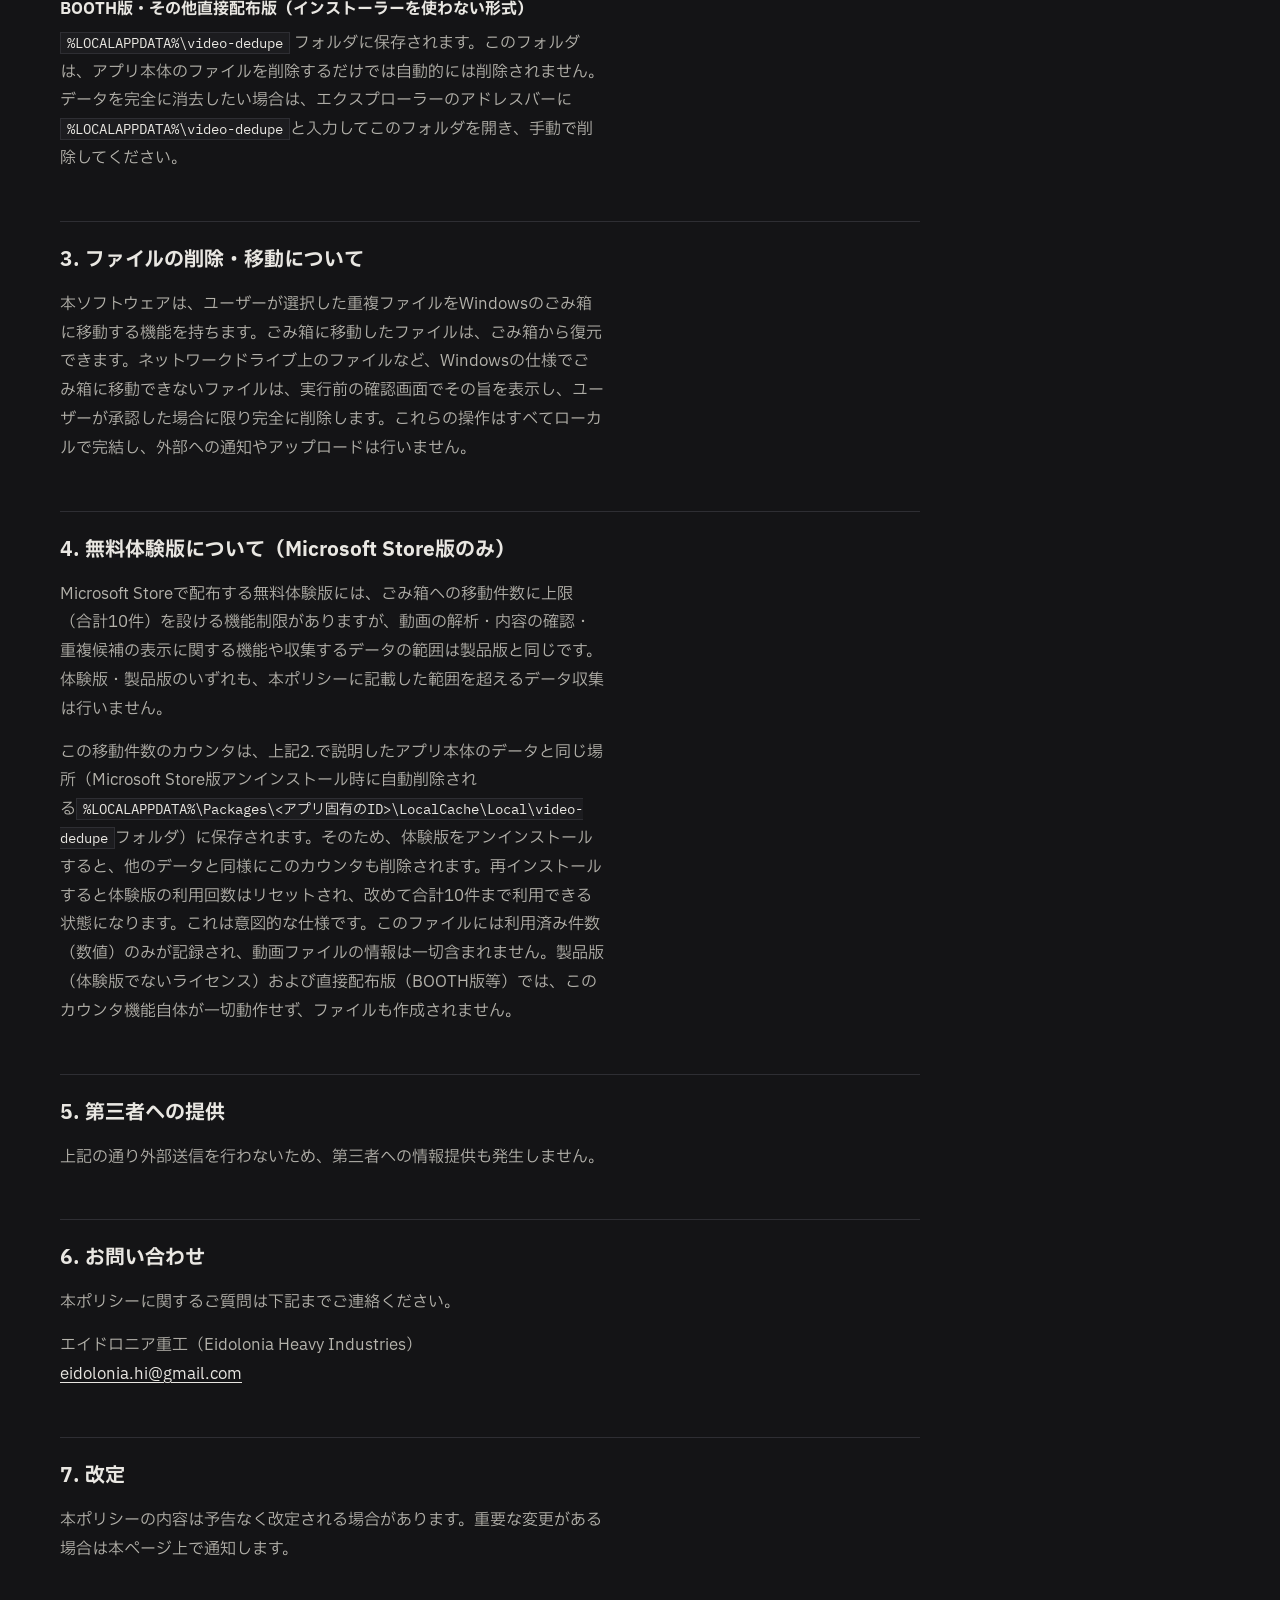
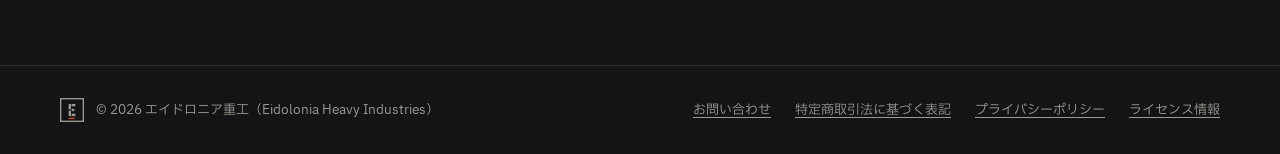
<file: privacy.html>
<!DOCTYPE html>
<html lang="ja">
<head>
<meta charset="UTF-8">
<meta name="viewport" content="width=device-width, initial-scale=1.0">
<title>プライバシーポリシー | エイドロニア重工</title>
<link rel="icon" href="favicon.ico" sizes="any">
<link rel="icon" href="favicon.svg" type="image/svg+xml">
<link rel="apple-touch-icon" href="apple-touch-icon.png">
<meta property="og:type" content="website">
<meta property="og:site_name" content="エイドロニア重工">
<meta property="og:title" content="プライバシーポリシー | エイドロニア重工">
<meta property="og:url" content="https://eidolonia-hi.github.io/privacy.html">
<meta property="og:image" content="https://eidolonia-hi.github.io/assets/ogp_1200x630.png">
<meta name="twitter:card" content="summary_large_image">
<link rel="preconnect" href="https://fonts.googleapis.com">
<link rel="preconnect" href="https://fonts.gstatic.com" crossorigin>
<link rel="stylesheet" href="https://fonts.googleapis.com/css2?family=IBM+Plex+Mono:wght@400;600&family=IBM+Plex+Sans+JP:wght@400;500;700&display=swap">
<link rel="stylesheet" href="assets/style.css">
</head>
<body>

<header class="site-header">
  <div class="wrap header-inner">
    <a class="brand" href="index.html">
      <img src="assets/e_light.svg" width="36" height="36" alt="">
      <span class="brand-text">
        <span class="brand-en">EIDOLONIA HEAVY INDUSTRIES</span>
        <span class="brand-ja">エイドロニア重工</span>
      </span>
    </a>
    <nav class="site-nav" aria-label="メインメニュー">
      <a href="index.html#product">製品</a>
      <a href="index.html#spec">動作環境・価格</a>
      <a href="contact.html">お問い合わせ</a>
    </nav>
  </div>
</header>

<main class="wrap doc">
  <h1 class="page-title">Janus - 重複動画ファインダー プライバシーポリシー</h1>
  <p class="page-lede">最終更新日: 2026年10月12日</p>

  <section>
    <h2>1. 収集する情報</h2>
    <p>Janus - 重複動画ファインダー（以下「本ソフトウェア」）は、お使いのPC上にあるローカルの動画ファイルを解析して重複を検出するデスクトップアプリケーションです。ソースコード全体を確認した結果、本ソフトウェアは以下の通りです。</p>
    <ul>
      <li>ネットワーク通信を行うコード（HTTP/HTTPS通信、ソケット通信等）を一切含んでいません。</li>
      <li>ユーザーの個人情報、動画ファイルの内容そのもの、ファイル名、フォルダ構成などのいかなる情報も、外部のサーバーや開発者（エイドロニア重工）に送信することはありません。</li>
      <li>利用状況の収集（テレメトリ・アクセス解析・広告識別子・クラッシュレポートの自動送信等）も一切行いません（後述のクラッシュログはPC内にのみ保存され、外部送信はされません）。</li>
      <li>本ソフトウェアは同梱の動画解析エンジン（FFmpeg）をローカルプロセスとして呼び出しますが、これも通信を行わないオフライン動作のコンポーネントです。</li>
    </ul>
  </section>

  <section>
    <h2>2. ローカルに保存される情報</h2>
    <p>本ソフトウェアが解析・生成したデータは、お使いのPC内にのみ保存されます。保存されるのは以下の内容です。</p>
    <ul>
      <li>動画ファイルのメタデータ: ファイルの絶対パス、ファイルサイズ、更新日時、再生時間、解像度、コーデック、ビットレート、コンテナ形式</li>
      <li>内容ベースの指紋データ（知覚ハッシュ値）: 動画の内容を要約した短い数値列で、動画の中身（映像データ自体）は含まれません</li>
      <li>サムネイル画像: 動画から抽出した静止画1枚（内容確認用）</li>
      <li>ユーザー設定: 登録したフォルダのパス一覧、「重複ではない」として除外した組み合わせの記録</li>
      <li>操作ログ: いつ・どのファイルをごみ箱に移動したか、残すファイルの名前変更・移動履歴（整理した記録）</li>
      <li>エラー発生時の記録（クラッシュログ。PC内にのみ保存）</li>
    </ul>
    <p>これらはすべてWindowsの設定フォルダ内に保存され、外部に送信されることはありません。保存場所はインストール方法によって異なります。</p>
    <h3>Microsoft Store版（MSIXパッケージ）</h3>
    <p><code>%LOCALAPPDATA%\Packages\&lt;アプリ固有のID&gt;\LocalCache\Local\video-dedupe</code>フォルダに保存されます。このフォルダはWindowsによって管理されており、本ソフトウェアをアンインストールすると、上記データを含めて自動的に完全に削除されます。</p>
    <h3>BOOTH版・その他直接配布版（インストーラーを使わない形式）</h3>
    <p><code>%LOCALAPPDATA%\video-dedupe</code> フォルダに保存されます。このフォルダは、アプリ本体のファイルを削除するだけでは自動的には削除されません。データを完全に消去したい場合は、エクスプローラーのアドレスバーに <code>%LOCALAPPDATA%\video-dedupe</code>と入力してこのフォルダを開き、手動で削除してください。</p>
  </section>

  <section>
    <h2>3. ファイルの削除・移動について</h2>
    <p>本ソフトウェアは、ユーザーが選択した重複ファイルをWindowsのごみ箱に移動する機能を持ちます。ごみ箱に移動したファイルは、ごみ箱から復元できます。ネットワークドライブ上のファイルなど、Windowsの仕様でごみ箱に移動できないファイルは、実行前の確認画面でその旨を表示し、ユーザーが承認した場合に限り完全に削除します。これらの操作はすべてローカルで完結し、外部への通知やアップロードは行いません。</p>
  </section>

  <section>
    <h2>4. 無料体験版について（Microsoft Store版のみ）</h2>
    <p>Microsoft Storeで配布する無料体験版には、ごみ箱への移動件数に上限（合計10件）を設ける機能制限がありますが、動画の解析・内容の確認・重複候補の表示に関する機能や収集するデータの範囲は製品版と同じです。体験版・製品版のいずれも、本ポリシーに記載した範囲を超えるデータ収集は行いません。</p>
    <p>この移動件数のカウンタは、上記2.で説明したアプリ本体のデータと同じ場所（Microsoft Store版アンインストール時に自動削除される<code>%LOCALAPPDATA%\Packages\&lt;アプリ固有のID&gt;\LocalCache\Local\video-dedupe</code>フォルダ）に保存されます。そのため、体験版をアンインストールすると、他のデータと同様にこのカウンタも削除されます。再インストールすると体験版の利用回数はリセットされ、改めて合計10件まで利用できる状態になります。これは意図的な仕様です。このファイルには利用済み件数（数値）のみが記録され、動画ファイルの情報は一切含まれません。製品版（体験版でないライセンス）および直接配布版（BOOTH版等）では、このカウンタ機能自体が一切動作せず、ファイルも作成されません。</p>
  </section>

  <section>
    <h2>5. 第三者への提供</h2>
    <p>上記の通り外部送信を行わないため、第三者への情報提供も発生しません。</p>
  </section>

  <section>
    <h2>6. お問い合わせ</h2>
    <p>本ポリシーに関するご質問は下記までご連絡ください。</p>
    <p>エイドロニア重工（Eidolonia Heavy Industries）<br>
      <a href="mailto:eidolonia.hi@gmail.com">eidolonia.hi@gmail.com</a></p>
  </section>

  <section>
    <h2>7. 改定</h2>
    <p>本ポリシーの内容は予告なく改定される場合があります。重要な変更がある場合は本ページ上で通知します。</p>
  </section>
</main>

<footer class="site-footer">
  <div class="wrap footer-inner">
    <div class="footer-brand">
      <svg width="24" height="24" viewBox="5.5 5.5 89 89" aria-hidden="true"><rect x="8" y="8" width="84" height="84" fill="none" stroke="#9C9A93" stroke-width="5"/><g fill="#9C9A93"><rect x="37.5" y="27.5" width="8.75" height="20"/><rect x="37.5" y="52.5" width="8.75" height="20"/><rect x="48.75" y="27.5" width="13.75" height="8.75"/><rect x="48.75" y="45.625" width="10" height="8.75"/><rect x="48.75" y="63.75" width="13.75" height="8.75"/></g><rect x="37.5" y="78.5" width="22.5" height="5" fill="#D9452B"/></svg>
      <p>&copy; 2026 エイドロニア重工（Eidolonia Heavy Industries）</p>
    </div>
    <nav class="footer-nav" aria-label="サイト情報">
      <a href="contact.html">お問い合わせ</a>
      <a href="tokushoho.html">特定商取引法に基づく表記</a>
      <a href="privacy.html">プライバシーポリシー</a>
      <a href="license.html">ライセンス情報</a>
    </nav>
  </div>
</footer>

</body>
</html>
</file>
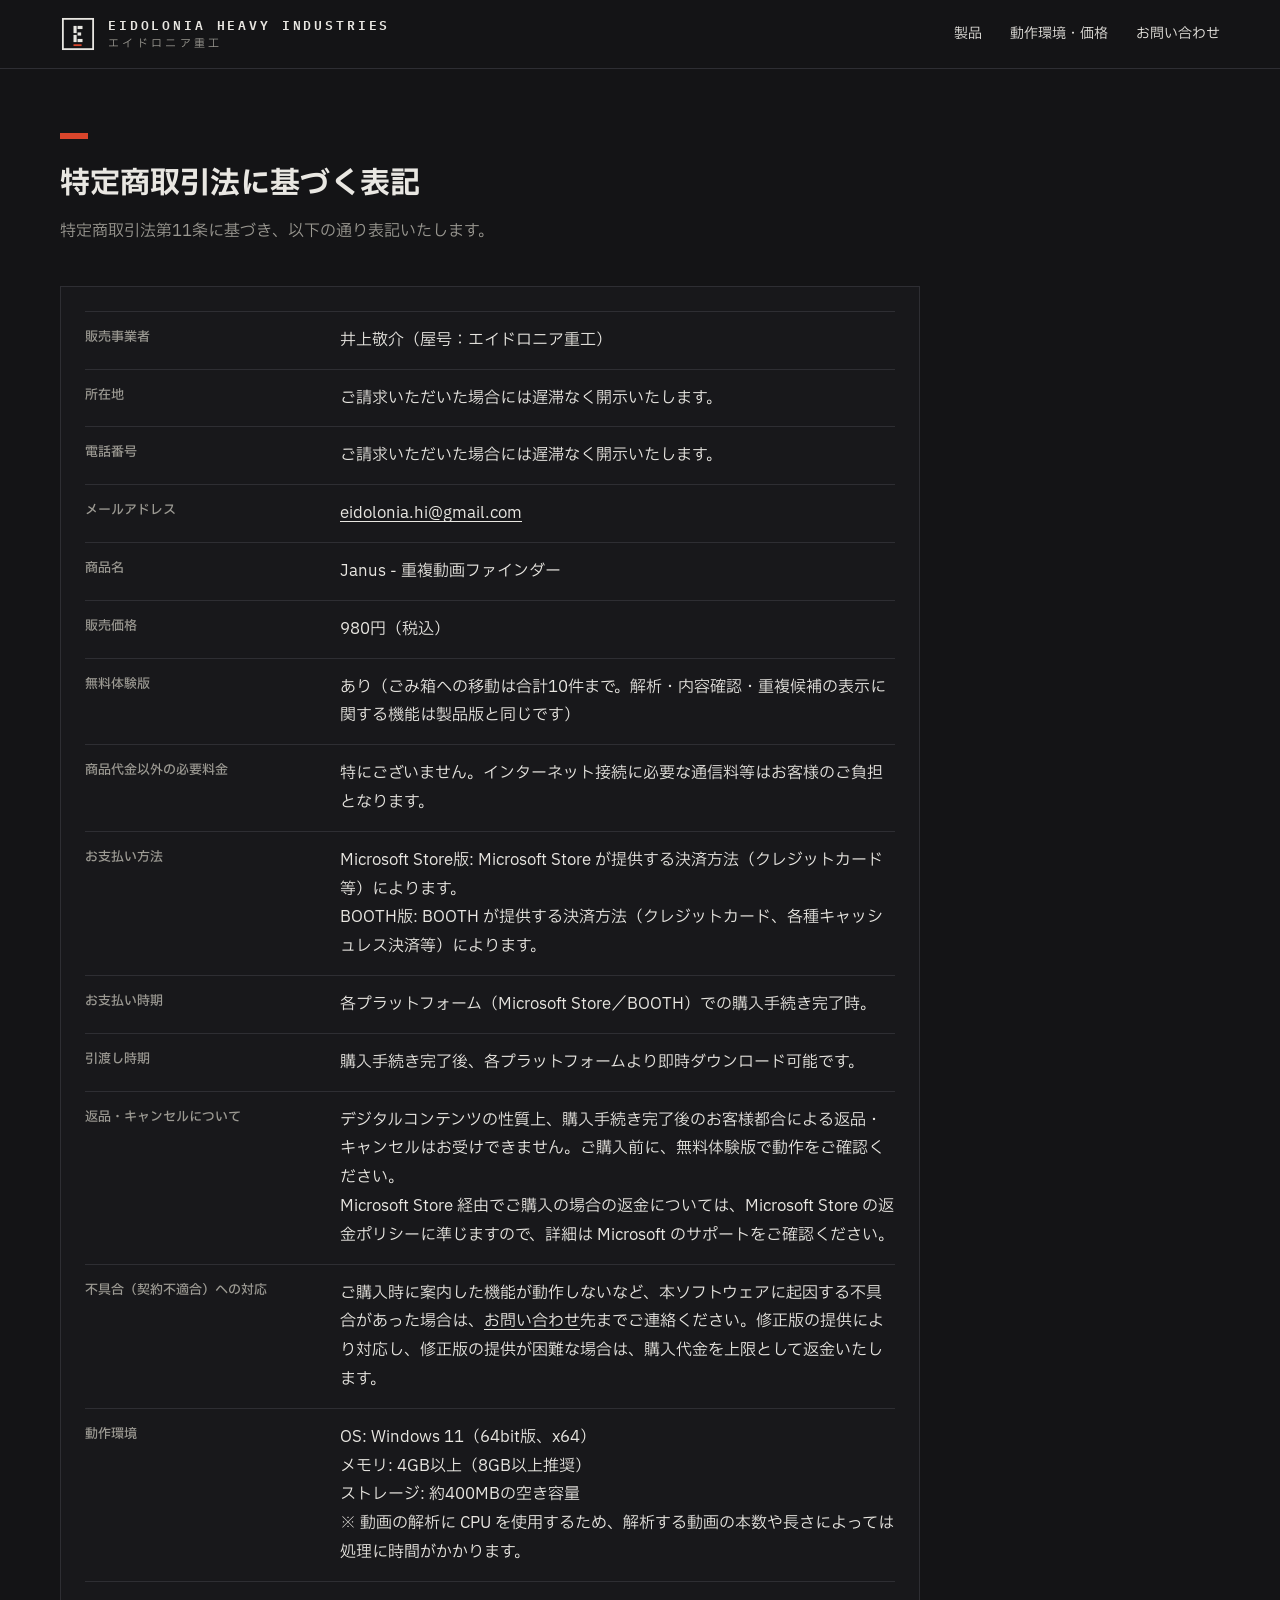
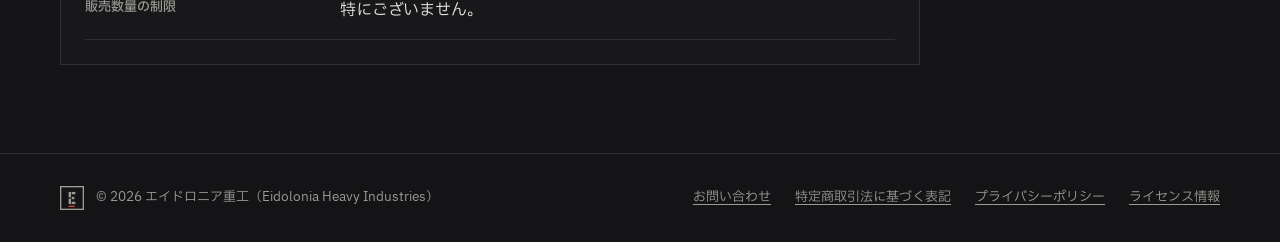
<file: tokushoho.html>
<!DOCTYPE html>
<html lang="ja">
<head>
<meta charset="UTF-8">
<meta name="viewport" content="width=device-width, initial-scale=1.0">
<title>特定商取引法に基づく表記 | エイドロニア重工</title>
<link rel="icon" href="favicon.ico" sizes="any">
<link rel="icon" href="favicon.svg" type="image/svg+xml">
<link rel="apple-touch-icon" href="apple-touch-icon.png">
<meta property="og:type" content="website">
<meta property="og:site_name" content="エイドロニア重工">
<meta property="og:title" content="特定商取引法に基づく表記 | エイドロニア重工">
<meta property="og:url" content="https://eidolonia-hi.github.io/tokushoho.html">
<meta property="og:image" content="https://eidolonia-hi.github.io/assets/ogp_1200x630.png">
<meta name="twitter:card" content="summary_large_image">
<link rel="preconnect" href="https://fonts.googleapis.com">
<link rel="preconnect" href="https://fonts.gstatic.com" crossorigin>
<link rel="stylesheet" href="https://fonts.googleapis.com/css2?family=IBM+Plex+Mono:wght@400;600&family=IBM+Plex+Sans+JP:wght@400;500;700&display=swap">
<link rel="stylesheet" href="assets/style.css">
</head>
<body>

<header class="site-header">
  <div class="wrap header-inner">
    <a class="brand" href="index.html">
      <img src="assets/e_light.svg" width="36" height="36" alt="">
      <span class="brand-text">
        <span class="brand-en">EIDOLONIA HEAVY INDUSTRIES</span>
        <span class="brand-ja">エイドロニア重工</span>
      </span>
    </a>
    <nav class="site-nav" aria-label="メインメニュー">
      <a href="index.html#product">製品</a>
      <a href="index.html#spec">動作環境・価格</a>
      <a href="contact.html">お問い合わせ</a>
    </nav>
  </div>
</header>

<main class="wrap doc">
  <h1 class="page-title">特定商取引法に基づく表記</h1>
  <p class="page-lede">特定商取引法第11条に基づき、以下の通り表記いたします。</p>

  <section class="card">
    <table class="spec-table">
      <tr><th>販売事業者</th><td>井上敬介（屋号：エイドロニア重工）</td></tr>
      <tr><th>所在地</th><td>ご請求いただいた場合には遅滞なく開示いたします。</td></tr>
      <tr><th>電話番号</th><td>ご請求いただいた場合には遅滞なく開示いたします。</td></tr>
      <tr><th>メールアドレス</th><td><a href="mailto:eidolonia.hi@gmail.com">eidolonia.hi@gmail.com</a></td></tr>
      <tr><th>商品名</th><td>Janus - 重複動画ファインダー</td></tr>
      <tr><th>販売価格</th><td>980円（税込）</td></tr>
      <tr><th>無料体験版</th><td>あり（ごみ箱への移動は合計10件まで。解析・内容確認・重複候補の表示に関する機能は製品版と同じです）</td></tr>
      <tr><th>商品代金以外の必要料金</th><td>特にございません。インターネット接続に必要な通信料等はお客様のご負担となります。</td></tr>
      <tr><th>お支払い方法</th><td>
        Microsoft Store版: Microsoft Store が提供する決済方法（クレジットカード等）によります。<br>
        BOOTH版: BOOTH が提供する決済方法（クレジットカード、各種キャッシュレス決済等）によります。</td></tr>
      <tr><th>お支払い時期</th><td>各プラットフォーム（Microsoft Store／BOOTH）での購入手続き完了時。</td></tr>
      <tr><th>引渡し時期</th><td>購入手続き完了後、各プラットフォームより即時ダウンロード可能です。</td></tr>
      <tr><th>返品・キャンセルについて</th><td>
        デジタルコンテンツの性質上、購入手続き完了後のお客様都合による返品・キャンセルはお受けできません。ご購入前に、無料体験版で動作をご確認ください。<br>
        Microsoft Store 経由でご購入の場合の返金については、Microsoft Store の返金ポリシーに準じますので、詳細は Microsoft のサポートをご確認ください。</td></tr>
      <tr><th>不具合（契約不適合）への対応</th><td>
        ご購入時に案内した機能が動作しないなど、本ソフトウェアに起因する不具合があった場合は、<a href="contact.html">お問い合わせ</a>先までご連絡ください。修正版の提供により対応し、修正版の提供が困難な場合は、購入代金を上限として返金いたします。</td></tr>
      <tr><th>動作環境</th><td>
        OS: Windows 11（64bit版、x64）<br>
        メモリ: 4GB以上（8GB以上推奨）<br>
        ストレージ: 約400MBの空き容量<br>
        ※ 動画の解析に CPU を使用するため、解析する動画の本数や長さによっては処理に時間がかかります。</td></tr>
      <tr><th>販売数量の制限</th><td>特にございません。</td></tr>
    </table>
  </section>
</main>

<footer class="site-footer">
  <div class="wrap footer-inner">
    <div class="footer-brand">
      <svg width="24" height="24" viewBox="5.5 5.5 89 89" aria-hidden="true"><rect x="8" y="8" width="84" height="84" fill="none" stroke="#9C9A93" stroke-width="5"/><g fill="#9C9A93"><rect x="37.5" y="27.5" width="8.75" height="20"/><rect x="37.5" y="52.5" width="8.75" height="20"/><rect x="48.75" y="27.5" width="13.75" height="8.75"/><rect x="48.75" y="45.625" width="10" height="8.75"/><rect x="48.75" y="63.75" width="13.75" height="8.75"/></g><rect x="37.5" y="78.5" width="22.5" height="5" fill="#D9452B"/></svg>
      <p>&copy; 2026 エイドロニア重工（Eidolonia Heavy Industries）</p>
    </div>
    <nav class="footer-nav" aria-label="サイト情報">
      <a href="contact.html">お問い合わせ</a>
      <a href="tokushoho.html">特定商取引法に基づく表記</a>
      <a href="privacy.html">プライバシーポリシー</a>
      <a href="license.html">ライセンス情報</a>
    </nav>
  </div>
</footer>

</body>
</html>
</file>
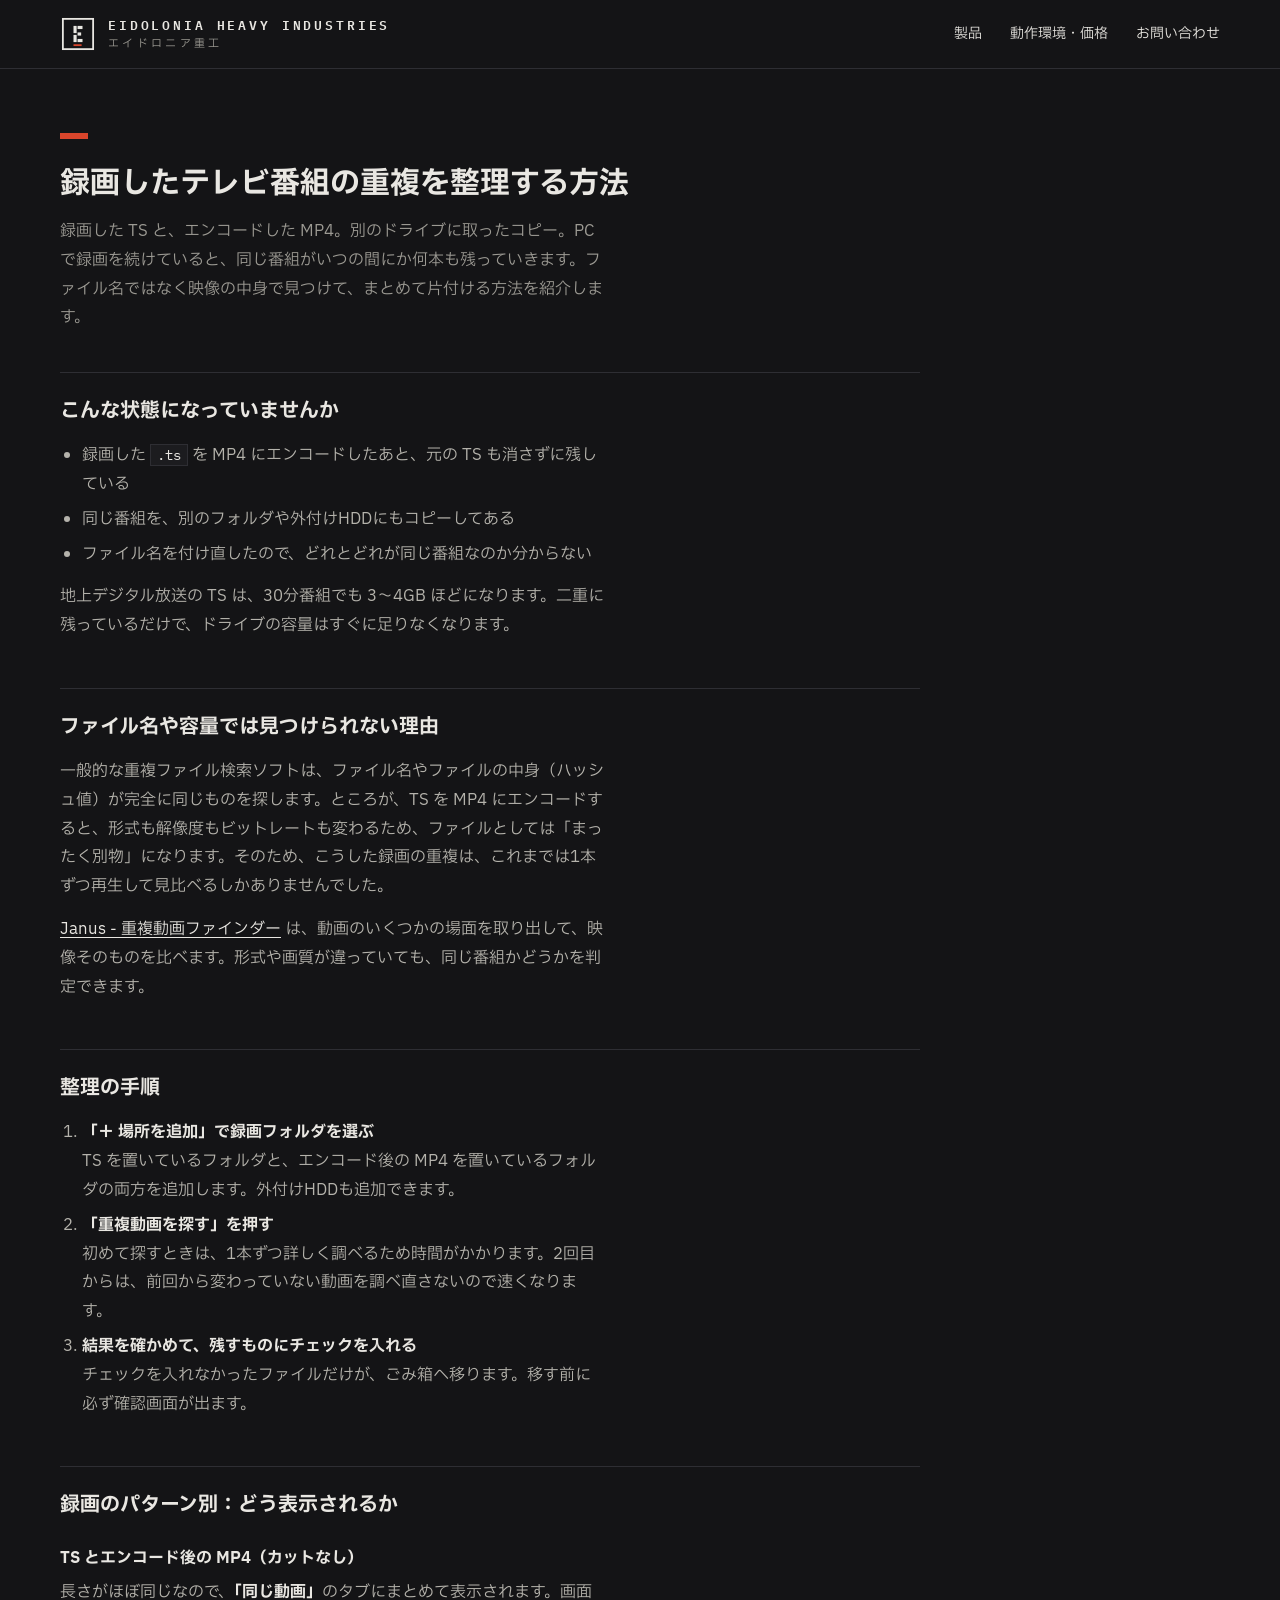
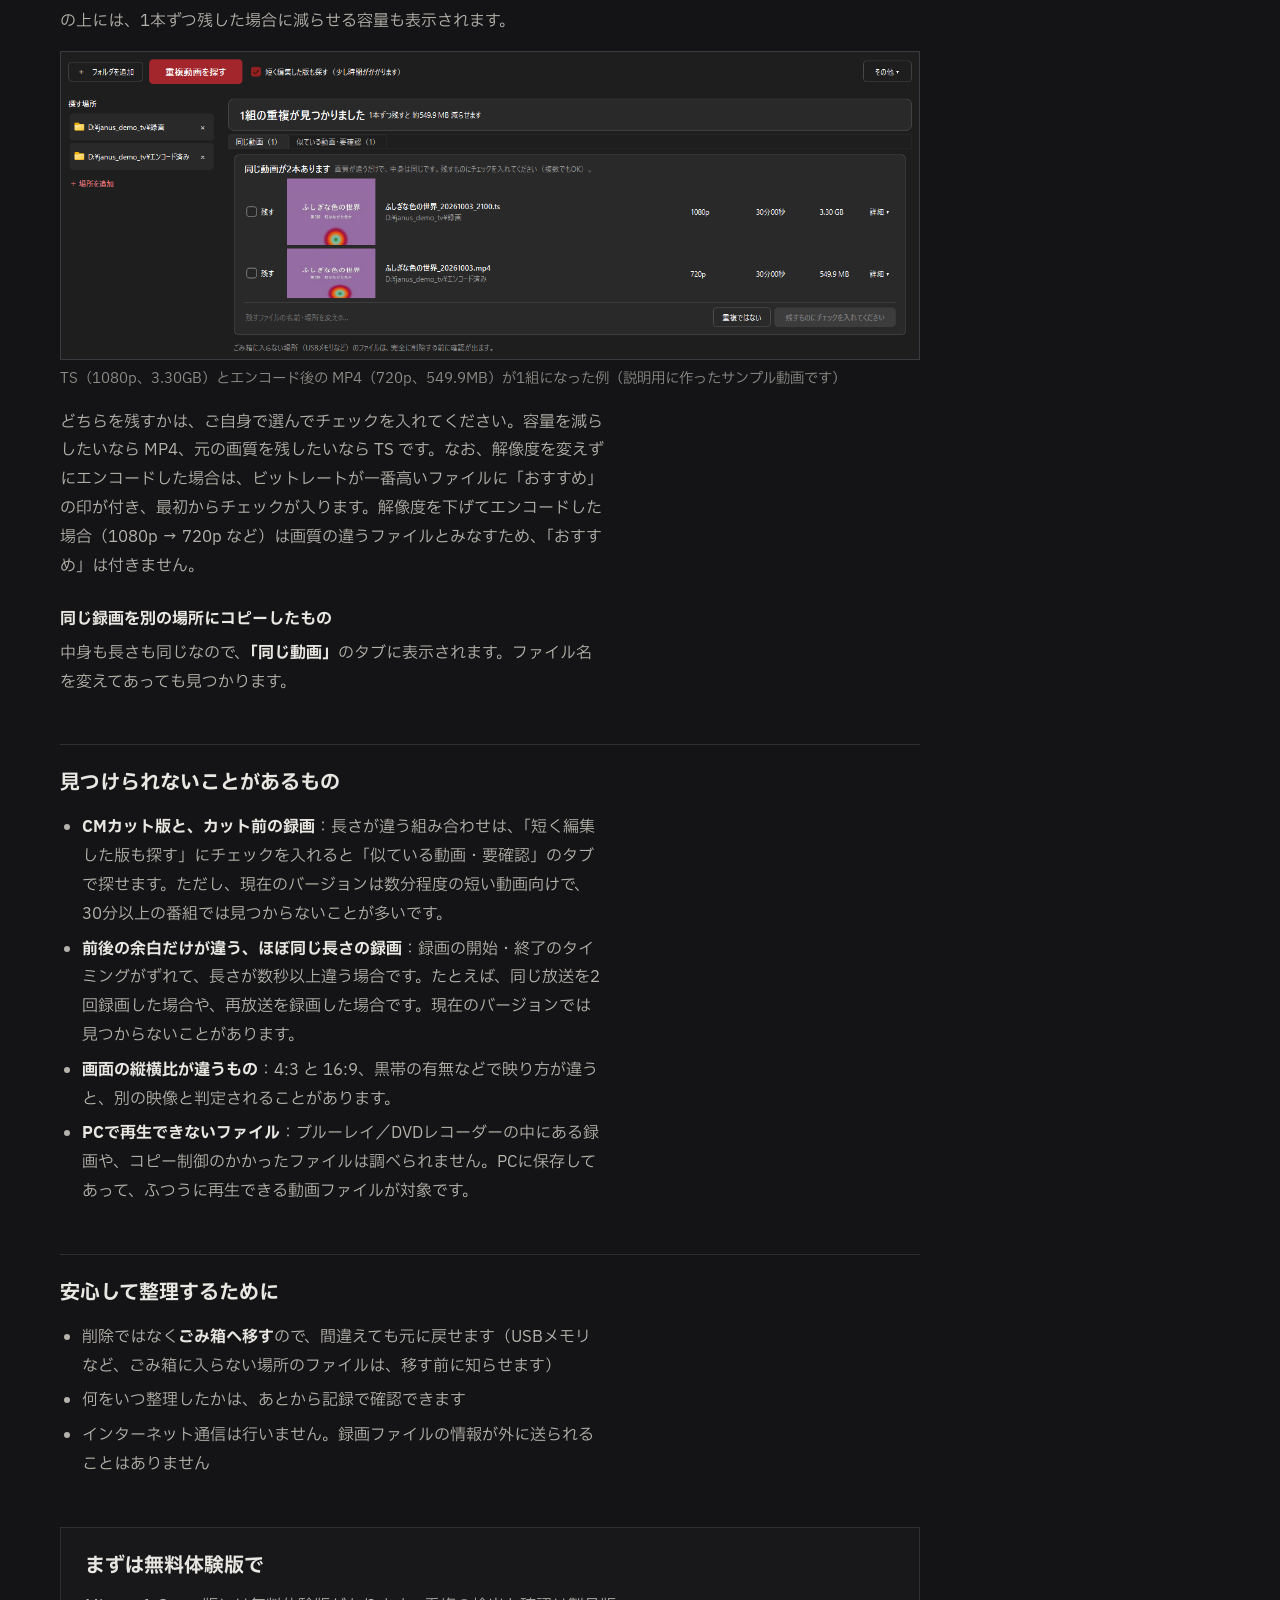
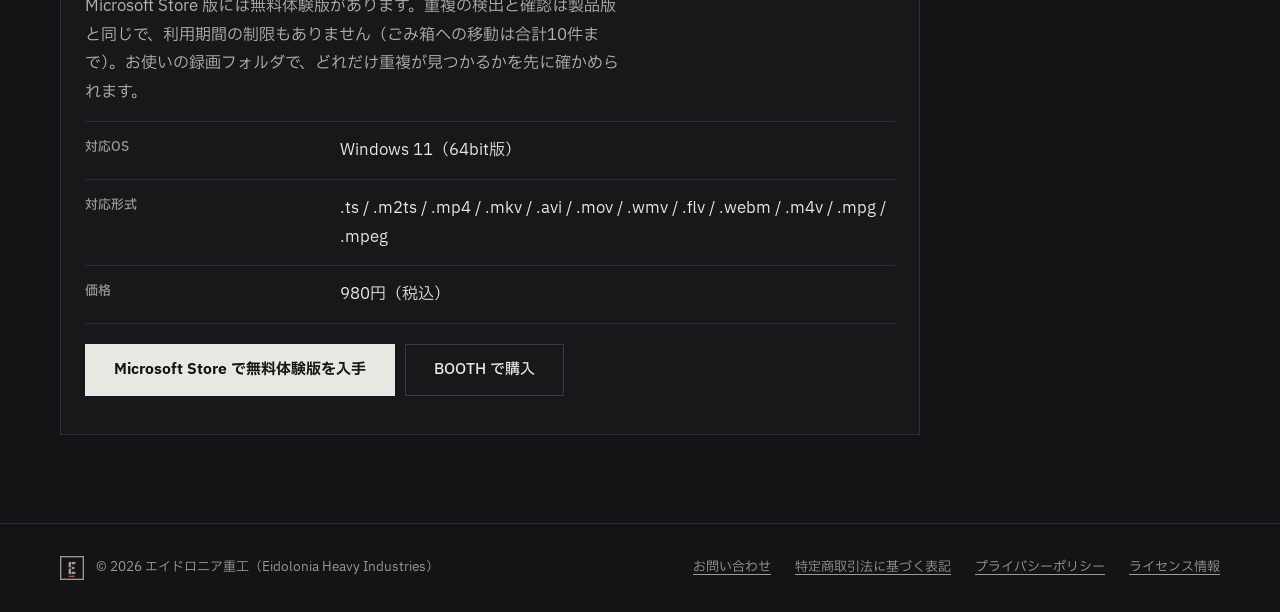
<file: tv-recording.html>
<!DOCTYPE html>
<html lang="ja">
<head>
<meta charset="UTF-8">
<meta name="viewport" content="width=device-width, initial-scale=1.0">
<title>録画したテレビ番組の重複を整理する方法（TSとMP4の二重保存） | エイドロニア重工</title>
<meta name="description" content="PCで録画したテレビ番組の、TSとエンコード後のMP4の二重保存やコピーの重複を、映像の中身で見つけて整理する方法。画質や形式が違っても同じ番組を見つけられます。">
<link rel="icon" href="favicon.ico" sizes="any">
<link rel="icon" href="favicon.svg" type="image/svg+xml">
<link rel="apple-touch-icon" href="apple-touch-icon.png">
<meta property="og:type" content="article">
<meta property="og:site_name" content="エイドロニア重工">
<meta property="og:title" content="録画したテレビ番組の重複を整理する方法（TSとMP4の二重保存）">
<meta property="og:description" content="TSとエンコード後のMP4の二重保存やコピーの重複を、映像の中身で見つけて整理する方法。">
<meta property="og:url" content="https://eidolonia-hi.github.io/tv-recording.html">
<meta property="og:image" content="https://eidolonia-hi.github.io/assets/ogp_1200x630.png">
<meta name="twitter:card" content="summary_large_image">
<link rel="preconnect" href="https://fonts.googleapis.com">
<link rel="preconnect" href="https://fonts.gstatic.com" crossorigin>
<link rel="stylesheet" href="https://fonts.googleapis.com/css2?family=IBM+Plex+Mono:wght@400;600&family=IBM+Plex+Sans+JP:wght@400;500;700&display=swap">
<link rel="stylesheet" href="assets/style.css">
</head>
<body>

<header class="site-header">
  <div class="wrap header-inner">
    <a class="brand" href="index.html">
      <img src="assets/e_light.svg" width="36" height="36" alt="">
      <span class="brand-text">
        <span class="brand-en">EIDOLONIA HEAVY INDUSTRIES</span>
        <span class="brand-ja">エイドロニア重工</span>
      </span>
    </a>
    <nav class="site-nav" aria-label="メインメニュー">
      <a href="index.html#product">製品</a>
      <a href="index.html#spec">動作環境・価格</a>
      <a href="contact.html">お問い合わせ</a>
    </nav>
  </div>
</header>

<main class="wrap doc">
  <h1 class="page-title">録画したテレビ番組の重複を整理する方法</h1>
  <p class="page-lede">録画した TS と、エンコードした MP4。別のドライブに取ったコピー。PCで録画を続けていると、同じ番組がいつの間にか何本も残っていきます。ファイル名ではなく映像の中身で見つけて、まとめて片付ける方法を紹介します。</p>

  <section>
    <h2>こんな状態になっていませんか</h2>
    <ul>
      <li>録画した <code>.ts</code> を MP4 にエンコードしたあと、元の TS も消さずに残している</li>
      <li>同じ番組を、別のフォルダや外付けHDDにもコピーしてある</li>
      <li>ファイル名を付け直したので、どれとどれが同じ番組なのか分からない</li>
    </ul>
    <p>地上デジタル放送の TS は、30分番組でも 3〜4GB ほどになります。二重に残っているだけで、ドライブの容量はすぐに足りなくなります。</p>
  </section>

  <section>
    <h2>ファイル名や容量では見つけられない理由</h2>
    <p>一般的な重複ファイル検索ソフトは、ファイル名やファイルの中身（ハッシュ値）が完全に同じものを探します。ところが、TS を MP4 にエンコードすると、形式も解像度もビットレートも変わるため、ファイルとしては「まったく別物」になります。そのため、こうした録画の重複は、これまでは1本ずつ再生して見比べるしかありませんでした。</p>
    <p><a href="index.html">Janus - 重複動画ファインダー</a> は、動画のいくつかの場面を取り出して、映像そのものを比べます。形式や画質が違っていても、同じ番組かどうかを判定できます。</p>
  </section>

  <section>
    <h2>整理の手順</h2>
    <ol>
      <li><strong>「＋ 場所を追加」で録画フォルダを選ぶ</strong><br>
        TS を置いているフォルダと、エンコード後の MP4 を置いているフォルダの両方を追加します。外付けHDDも追加できます。</li>
      <li><strong>「重複動画を探す」を押す</strong><br>
        初めて探すときは、1本ずつ詳しく調べるため時間がかかります。2回目からは、前回から変わっていない動画を調べ直さないので速くなります。</li>
      <li><strong>結果を確かめて、残すものにチェックを入れる</strong><br>
        チェックを入れなかったファイルだけが、ごみ箱へ移ります。移す前に必ず確認画面が出ます。</li>
    </ol>
  </section>

  <section>
    <h2>録画のパターン別：どう表示されるか</h2>

    <h3>TS とエンコード後の MP4（カットなし）</h3>
    <p>長さがほぼ同じなので、<strong>「同じ動画」</strong>のタブにまとめて表示されます。画面の上には、1本ずつ残した場合に減らせる容量も表示されます。</p>
    <figure style="margin:16px 0;">
      <img src="assets/tv_duplicates.png" alt="Janus の結果画面。1080p・30分・3.30GB の TS と、720p・30分・549.9MB の MP4 が「同じ動画が2本あります」として1組にまとめられ、「1本ずつ残すと約549.9MB減らせます」と表示されている" style="width:100%; height:auto;">
      <figcaption style="font-size:0.9em; opacity:0.75; margin-top:6px;">TS（1080p、3.30GB）とエンコード後の MP4（720p、549.9MB）が1組になった例（説明用に作ったサンプル動画です）</figcaption>
    </figure>
    <p>どちらを残すかは、ご自身で選んでチェックを入れてください。容量を減らしたいなら MP4、元の画質を残したいなら TS です。なお、解像度を変えずにエンコードした場合は、ビットレートが一番高いファイルに「おすすめ」の印が付き、最初からチェックが入ります。解像度を下げてエンコードした場合（1080p → 720p など）は画質の違うファイルとみなすため、「おすすめ」は付きません。</p>

    <h3>同じ録画を別の場所にコピーしたもの</h3>
    <p>中身も長さも同じなので、<strong>「同じ動画」</strong>のタブに表示されます。ファイル名を変えてあっても見つかります。</p>
  </section>

  <section>
    <h2>見つけられないことがあるもの</h2>
    <ul>
      <li><strong>CMカット版と、カット前の録画</strong>：長さが違う組み合わせは、「短く編集した版も探す」にチェックを入れると「似ている動画・要確認」のタブで探せます。ただし、現在のバージョンは数分程度の短い動画向けで、30分以上の番組では見つからないことが多いです。</li>
      <li><strong>前後の余白だけが違う、ほぼ同じ長さの録画</strong>：録画の開始・終了のタイミングがずれて、長さが数秒以上違う場合です。たとえば、同じ放送を2回録画した場合や、再放送を録画した場合です。現在のバージョンでは見つからないことがあります。</li>
      <li><strong>画面の縦横比が違うもの</strong>：4:3 と 16:9、黒帯の有無などで映り方が違うと、別の映像と判定されることがあります。</li>
      <li><strong>PCで再生できないファイル</strong>：ブルーレイ／DVDレコーダーの中にある録画や、コピー制御のかかったファイルは調べられません。PCに保存してあって、ふつうに再生できる動画ファイルが対象です。</li>
    </ul>
  </section>

  <section>
    <h2>安心して整理するために</h2>
    <ul>
      <li>削除ではなく<strong>ごみ箱へ移す</strong>ので、間違えても元に戻せます（USBメモリなど、ごみ箱に入らない場所のファイルは、移す前に知らせます）</li>
      <li>何をいつ整理したかは、あとから記録で確認できます</li>
      <li>インターネット通信は行いません。録画ファイルの情報が外に送られることはありません</li>
    </ul>
  </section>

  <section class="card">
    <h2 style="border:none; padding-left:0; margin-bottom:12px;">まずは無料体験版で</h2>
    <p>Microsoft Store 版には無料体験版があります。重複の検出と確認は製品版と同じで、利用期間の制限もありません（ごみ箱への移動は合計10件まで）。お使いの録画フォルダで、どれだけ重複が見つかるかを先に確かめられます。</p>
    <table class="spec-table">
      <tr><th>対応OS</th><td>Windows 11（64bit版）</td></tr>
      <tr><th>対応形式</th><td>.ts / .m2ts / .mp4 / .mkv / .avi / .mov / .wmv / .flv / .webm / .m4v / .mpg / .mpeg</td></tr>
      <tr><th>価格</th><td>980円（税込）</td></tr>
    </table>
    <p style="margin-top:20px; display:flex; flex-wrap:wrap; gap:10px;"><a class="btn" href="https://apps.microsoft.com/detail/9PHZ2T339R2P" target="_blank" rel="noopener">Microsoft Store で無料体験版を入手</a><a class="btn btn-secondary" href="https://eidolonia-hi.booth.pm/items/8967915" target="_blank" rel="noopener">BOOTH で購入</a></p>
  </section>

</main>

<footer class="site-footer">
  <div class="wrap footer-inner">
    <div class="footer-brand">
      <svg width="24" height="24" viewBox="5.5 5.5 89 89" aria-hidden="true"><rect x="8" y="8" width="84" height="84" fill="none" stroke="#9C9A93" stroke-width="5"/><g fill="#9C9A93"><rect x="37.5" y="27.5" width="8.75" height="20"/><rect x="37.5" y="52.5" width="8.75" height="20"/><rect x="48.75" y="27.5" width="13.75" height="8.75"/><rect x="48.75" y="45.625" width="10" height="8.75"/><rect x="48.75" y="63.75" width="13.75" height="8.75"/></g><rect x="37.5" y="78.5" width="22.5" height="5" fill="#D9452B"/></svg>
      <p>&copy; 2026 エイドロニア重工（Eidolonia Heavy Industries）</p>
    </div>
    <nav class="footer-nav" aria-label="サイト情報">
      <a href="contact.html">お問い合わせ</a>
      <a href="tokushoho.html">特定商取引法に基づく表記</a>
      <a href="privacy.html">プライバシーポリシー</a>
      <a href="license.html">ライセンス情報</a>
    </nav>
  </div>
</footer>

</body>
</html>
</file>
<file: assets/style.css>
/* エイドロニア重工 共通スタイル */

:root {
  color-scheme: dark;
  --ink: #141416;
  --surface: #1c1c1f;
  --band: #18181b;
  --line: #2e2e33;
  --frame: #3a3a40;
  --muted: #9c9a93;
  --body: #b5b3ac;
  --bone: #e9e7e2;
  --signal: #d9452b;
  --font-sans: "IBM Plex Sans JP", "Hiragino Sans", "Yu Gothic UI", sans-serif;
  --font-mono: "IBM Plex Mono", Consolas, "IBM Plex Sans JP", "Hiragino Sans", "Yu Gothic UI", monospace;
  --max-width: 1160px;
  --gutter: 32px;
}

*,
*::before,
*::after {
  box-sizing: border-box;
}

html {
  scroll-behavior: smooth;
  -webkit-text-size-adjust: 100%;
}

body {
  margin: 0;
  background: var(--ink);
  color: var(--body);
  font-family: var(--font-sans);
  font-size: 16px;
  line-height: 1.8;
  overflow-wrap: break-word;
}

img {
  display: block;
  max-width: 100%;
  height: auto;
}

a {
  color: var(--bone);
  text-underline-offset: 3px;
}

a:hover {
  color: #fff;
}

a:focus-visible {
  outline: 2px solid var(--bone);
  outline-offset: 3px;
}

h1,
h2,
h3 {
  color: var(--bone);
  font-weight: 700;
  line-height: 1.4;
}

p {
  margin: 0 0 14px;
}

.wrap {
  width: 100%;
  max-width: calc(var(--max-width) + var(--gutter) * 2);
  margin: 0 auto;
  padding-left: var(--gutter);
  padding-right: var(--gutter);
}

/* ---- 赤のアクセント（帯と四角のみ） ---- */

.bar {
  display: block;
  flex: none;
  height: 6px;
  background: var(--signal);
}

.bar-28 { width: 28px; }
.bar-48 { width: 48px; }

.square {
  display: block;
  flex: none;
  width: 8px;
  height: 8px;
  background: var(--signal);
}

/* ---- 英字ラベル ---- */

.label {
  margin: 0;
  color: var(--muted);
  font-family: var(--font-mono);
  font-size: 12px;
  font-weight: 400;
  letter-spacing: 0.22em;
  line-height: 1.6;
  text-transform: uppercase;
}

.label-row {
  display: flex;
  align-items: center;
  gap: 14px;
}

/* ---- ヘッダー ---- */

.site-header {
  border-bottom: 1px solid var(--line);
}

.header-inner {
  display: flex;
  flex-wrap: wrap;
  align-items: center;
  justify-content: space-between;
  gap: 12px 32px;
  padding-top: 16px;
  padding-bottom: 16px;
}

.brand {
  display: flex;
  align-items: center;
  gap: 12px;
  color: var(--bone);
  text-decoration: none;
}

.brand img {
  flex: none;
  width: 36px;
  height: 36px;
}

.brand-text {
  display: block;
}

.brand-en {
  display: block;
  font-family: var(--font-mono);
  font-size: 13px;
  font-weight: 600;
  letter-spacing: 0.22em;
  line-height: 1.5;
}

.brand-ja {
  display: block;
  color: var(--muted);
  font-size: 11px;
  letter-spacing: 0.3em;
  line-height: 1.5;
}

.site-nav {
  display: flex;
  flex-wrap: wrap;
  gap: 4px 28px;
}

.site-nav a {
  color: var(--bone);
  font-size: 14px;
  text-decoration: none;
}

.site-nav a:hover {
  text-decoration: underline;
}

/* ---- ボタン ---- */

.btn-row {
  display: flex;
  flex-wrap: wrap;
  gap: 12px;
}

.btn {
  display: inline-flex;
  align-items: center;
  justify-content: center;
  min-height: 52px;
  padding: 10px 28px;
  border: 1px solid var(--bone);
  background: var(--bone);
  color: var(--ink);
  font-size: 15px;
  font-weight: 700;
  line-height: 1.5;
  text-align: center;
  text-decoration: none;
}

.btn:hover {
  border-color: #fff;
  background: #fff;
  color: var(--ink);
}

.btn-secondary {
  border-color: var(--frame);
  background: transparent;
  color: var(--bone);
  font-weight: 500;
}

.btn-secondary:hover {
  border-color: var(--bone);
  background: transparent;
  color: var(--bone);
}

/* ---- 額縁（スクリーンショット枠） ---- */

.frame {
  position: relative;
  margin: 0;
  padding: 10px;
  border: 1px solid var(--frame);
  background: var(--surface);
}

.frame-bar {
  position: absolute;
  left: -1px;
  bottom: -7px;
  width: 96px;
  height: 6px;
  background: var(--signal);
}

.frame figcaption {
  margin-top: 8px;
  color: var(--muted);
  font-size: 13px;
  line-height: 1.5;
  text-align: center;
}

/* ---- ヒーロー ---- */

.hero-inner {
  display: grid;
  grid-template-columns: minmax(0, 0.85fr) minmax(0, 1fr);
  gap: 72px;
  align-items: center;
  padding-top: 88px;
  padding-bottom: 104px;
}

.product-name {
  display: flex;
  align-items: center;
  gap: 18px;
  margin-top: 32px;
}

.product-icon {
  flex: none;
  width: 72px;
  height: 72px;
}

.hero h1 {
  margin: 0;
  font-family: var(--font-mono);
  font-size: 64px;
  font-weight: 600;
  letter-spacing: 0.04em;
  line-height: 1.1;
}

.product-sub {
  margin: 4px 0 0;
  color: var(--bone);
  font-size: 20px;
  letter-spacing: 0.06em;
  line-height: 1.5;
}

.catch {
  margin: 28px 0 0;
  color: var(--bone);
  font-size: 26px;
  font-weight: 700;
  line-height: 1.5;
}

.lede {
  max-width: 34em;
  margin: 24px 0 0;
}

.facts {
  display: flex;
  flex-wrap: wrap;
  gap: 4px 14px;
  margin: 24px 0 0;
  color: var(--bone);
  font-family: var(--font-mono);
  font-size: 13px;
}

.facts .sep {
  color: var(--muted);
}

.hero .btn-row {
  margin-top: 28px;
}

.fine-print {
  max-width: 44em;
  margin: 18px 0 0;
  color: var(--muted);
  font-size: 12px;
  line-height: 1.7;
}

/* ---- 帯状セクション ---- */

.band {
  border-top: 1px solid var(--line);
  border-bottom: 1px solid var(--line);
  background: var(--band);
}

/* ---- 強み3つ ---- */

.strengths {
  display: grid;
  grid-template-columns: repeat(3, minmax(0, 1fr));
}

.strength {
  padding: 40px 32px 48px;
  border-left: 1px solid var(--line);
}

.strength:first-child {
  padding-left: 0;
  border-left: 0;
}

.strength:last-child {
  padding-right: 0;
}

.strength-no {
  margin: 0;
  color: var(--signal);
  font-family: var(--font-mono);
  font-size: 13px;
  font-weight: 600;
  letter-spacing: 0.2em;
}

.strength h2 {
  margin: 10px 0 12px;
  font-size: 20px;
}

.strength p:last-child {
  margin: 0;
  font-size: 15px;
}

/* ---- Janusとは ---- */

.about {
  display: grid;
  grid-template-columns: minmax(0, 1.1fr) minmax(0, 1fr);
  gap: 64px;
  align-items: center;
  padding-top: 96px;
  padding-bottom: 72px;
}

.compare-frames {
  display: grid;
  grid-template-columns: repeat(2, minmax(0, 1fr));
  gap: 12px;
}

.same-content {
  display: flex;
  align-items: center;
  gap: 14px;
  margin-top: 14px;
  color: var(--bone);
  font-family: var(--font-mono);
  font-size: 12px;
  letter-spacing: 0.22em;
}

.same-content::before,
.same-content::after {
  content: "";
  flex: 1;
  height: 1px;
  background: var(--line);
}

.about h2 {
  margin: 14px 0 22px;
  font-size: 30px;
}

.about-text p:last-child {
  max-width: 34em;
  margin-bottom: 0;
}

/* ---- 機能とおすすめ ---- */

.lists {
  display: grid;
  grid-template-columns: repeat(2, minmax(0, 1fr));
  gap: 48px;
  padding-top: 24px;
  padding-bottom: 96px;
}

.list-heading {
  margin: 0 0 18px;
  color: var(--muted);
  font-family: var(--font-mono);
  font-size: 13px;
  font-weight: 400;
  letter-spacing: 0.22em;
  line-height: 1.6;
}

.rule-list {
  margin: 0;
  padding: 0;
  border-top: 1px solid var(--line);
  list-style: none;
}

.rule-list li {
  display: flex;
  align-items: baseline;
  gap: 12px;
  margin: 0;
  padding: 16px 0;
  border-bottom: 1px solid var(--line);
  color: var(--bone);
  font-size: 15px;
}

.rule-list .square {
  position: relative;
  top: -2px;
}

.list-note {
  margin: 18px 0 0;
  font-size: 14px;
}

/* ---- 動作環境・価格 ---- */

.spec-inner {
  display: grid;
  grid-template-columns: minmax(0, 1fr) minmax(0, 2fr);
  gap: 48px;
  padding-top: 88px;
  padding-bottom: 88px;
}

.spec-inner h2 {
  margin: 14px 0 0;
  font-size: 28px;
}

.spec-list {
  margin: 0;
  border-top: 1px solid var(--line);
}

.spec-row {
  display: grid;
  grid-template-columns: 180px minmax(0, 1fr);
  gap: 4px 16px;
  align-items: baseline;
  padding: 16px 0;
  border-bottom: 1px solid var(--line);
}

.spec-row dt {
  color: var(--muted);
  font-family: var(--font-mono);
  font-size: 13px;
}

.spec-row dd {
  margin: 0;
  color: var(--bone);
}

.spec-note {
  margin: 18px 0 0;
  color: var(--muted);
  font-size: 13px;
}

/* ---- 最後の購入導線 ---- */

.closing {
  padding-top: 96px;
  padding-bottom: 96px;
}

.closing h2 {
  margin: 22px 0 32px;
  font-size: 32px;
}

/* ---- フッター ---- */

.site-footer {
  border-top: 1px solid var(--line);
}

.footer-inner {
  display: flex;
  flex-wrap: wrap;
  align-items: center;
  justify-content: space-between;
  gap: 16px 32px;
  padding-top: 32px;
  padding-bottom: 32px;
  color: var(--muted);
  font-size: 13px;
}

.footer-brand {
  display: flex;
  align-items: center;
  gap: 12px;
}

.footer-brand svg {
  flex: none;
}

.footer-brand p {
  margin: 0;
}

.footer-nav {
  display: flex;
  flex-wrap: wrap;
  gap: 6px 24px;
}

.footer-nav a {
  color: var(--muted);
}

.footer-nav a:hover {
  color: var(--bone);
}

/* ---- 下層ページ（特商法・プライバシー・ライセンス・お問い合わせ・解説記事） ---- */

.doc {
  padding-top: 64px;
  padding-bottom: 88px;
}

.doc > * {
  max-width: 860px;
}

.page-title {
  margin: 0 0 12px;
  font-size: 30px;
}

.page-title::before {
  content: "";
  display: block;
  width: 28px;
  height: 6px;
  margin-bottom: 24px;
  background: var(--signal);
}

.page-lede {
  max-width: 34em;
  margin: 0 0 40px;
  color: var(--muted);
}

.doc section {
  margin-bottom: 48px;
}

.doc section:last-child {
  margin-bottom: 0;
}

.doc h2 {
  margin: 0 0 16px;
  padding-top: 24px;
  border-top: 1px solid var(--line);
  font-size: 20px;
}

.doc h3 {
  margin: 28px 0 8px;
  font-size: 16px;
}

.doc section > p,
.doc section > ul,
.doc section > ol {
  max-width: 34em;
}

.doc ul,
.doc ol {
  margin: 0 0 14px;
  padding-left: 1.4em;
}

.doc li {
  margin-bottom: 6px;
}

.doc strong {
  color: var(--bone);
}

.doc figure img {
  border: 1px solid var(--frame);
}

.doc .card {
  padding: 24px;
  border: 1px solid var(--line);
  background: var(--band);
}

.doc .card h2 {
  padding-top: 0;
  border-top: 0;
}

.email-link {
  font-size: 18px;
  font-weight: 700;
}

.notice {
  padding: 16px 18px;
  border: 1px solid var(--line);
  background: var(--band);
  font-size: 15px;
}

table.spec-table {
  width: 100%;
  border-collapse: collapse;
}

table.spec-table th,
table.spec-table td {
  padding: 14px 12px;
  border-bottom: 1px solid var(--line);
  text-align: left;
  vertical-align: top;
}

table.spec-table tr:first-child th,
table.spec-table tr:first-child td {
  border-top: 1px solid var(--line);
}

table.spec-table th {
  width: 30%;
  padding-left: 0;
  color: var(--muted);
  font-size: 13px;
  font-weight: 500;
}

table.spec-table td {
  color: var(--bone);
  padding-right: 0;
}

table.spec-table td > p:last-child,
table.spec-table td > ul:last-child {
  margin-bottom: 0;
}

code {
  padding: 1px 6px;
  border: 1px solid var(--line);
  background: var(--surface);
  color: var(--bone);
  font-family: var(--font-mono);
  font-size: 0.88em;
  overflow-wrap: anywhere;
}

code.hash {
  display: block;
  padding: 8px 12px;
  line-height: 1.6;
  word-break: break-all;
}

code.hash-inline {
  word-break: break-all;
}

.sub-note {
  margin: 8px 0 0;
  color: var(--muted);
  font-size: 14px;
}

.hash-row {
  margin-top: 10px;
}

.hash-label {
  display: block;
  margin-bottom: 2px;
  color: var(--muted);
  font-family: var(--font-mono);
  font-size: 12px;
  letter-spacing: 0.2em;
}

.option-list {
  display: flex;
  flex-wrap: wrap;
  gap: 6px;
  margin: 0 0 14px;
}

.option-list code {
  padding: 3px 8px;
}

.source-primary {
  margin-bottom: 18px;
  padding: 12px 16px;
  border: 1px solid var(--frame);
}

.label-badge {
  display: inline-block;
  margin-bottom: 4px;
  color: var(--muted);
  font-size: 12px;
}

.source-primary .source-link {
  display: block;
  font-weight: 700;
}

.source-heading {
  margin: 0 0 6px;
  color: var(--muted);
  font-size: 13px;
}

ul.source-list {
  margin: 0 0 12px;
  padding-left: 1.2em;
}

ul.source-list li {
  margin-bottom: 10px;
}

.source-desc,
.source-meta {
  display: block;
  color: var(--muted);
  font-size: 13px;
  line-height: 1.6;
}

/* ---- レスポンシブ ---- */

@media (max-width: 900px) {
  .hero-inner,
  .about,
  .spec-inner {
    grid-template-columns: minmax(0, 1fr);
  }

  .hero-inner {
    gap: 56px;
    padding-top: 56px;
    padding-bottom: 72px;
  }

  .about {
    gap: 40px;
    padding-top: 64px;
    padding-bottom: 56px;
  }

  .spec-inner {
    gap: 28px;
    padding-top: 64px;
    padding-bottom: 64px;
  }

  .strengths {
    grid-template-columns: minmax(0, 1fr);
  }

  .strength,
  .strength:first-child,
  .strength:last-child {
    padding: 32px 0;
    border-left: 0;
  }

  .strength + .strength {
    border-top: 1px solid var(--line);
  }

  .lists {
    grid-template-columns: minmax(0, 1fr);
    padding-bottom: 72px;
  }

  .closing {
    padding-top: 72px;
    padding-bottom: 72px;
  }
}

@media (max-width: 560px) {
  :root {
    --gutter: 20px;
  }

  .brand-en {
    font-size: 12px;
    letter-spacing: 0.2em;
  }

  .hero h1 {
    font-size: 52px;
  }

  .product-icon {
    width: 60px;
    height: 60px;
  }

  .product-sub {
    font-size: 18px;
  }

  .catch {
    font-size: 24px;
  }

  .about h2 {
    font-size: 26px;
  }

  .closing h2 {
    font-size: 26px;
  }

  .btn-row .btn {
    width: 100%;
  }

  .spec-row {
    grid-template-columns: minmax(0, 1fr);
  }

  .doc {
    padding-top: 40px;
    padding-bottom: 56px;
  }

  .page-title {
    font-size: 26px;
  }

  .doc .card {
    padding: 18px 16px;
  }

  table.spec-table th,
  table.spec-table td {
    display: block;
    width: 100%;
    padding-left: 0;
    padding-right: 0;
  }

  table.spec-table th {
    padding-bottom: 2px;
    border-bottom: 0;
  }

  table.spec-table td {
    padding-top: 2px;
  }

  table.spec-table tr:first-child td {
    border-top: 0;
  }
}
</file>
